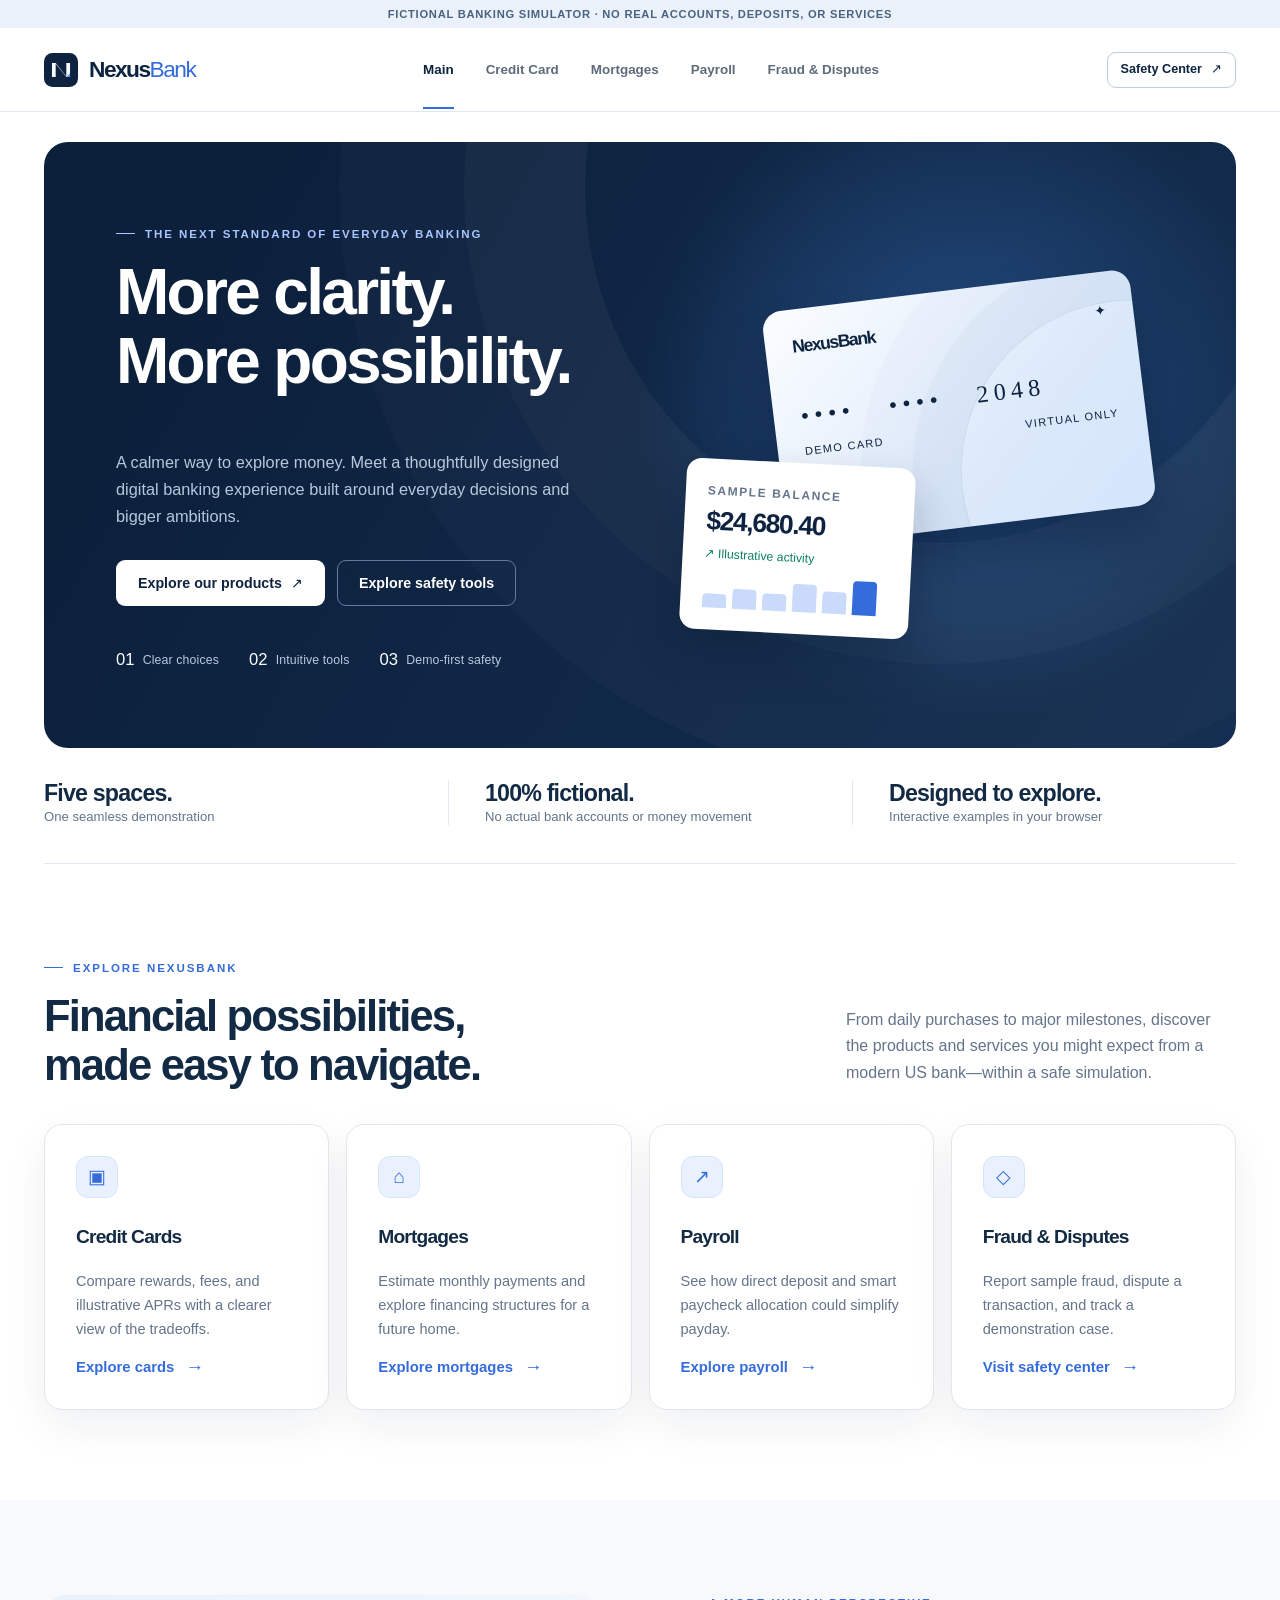
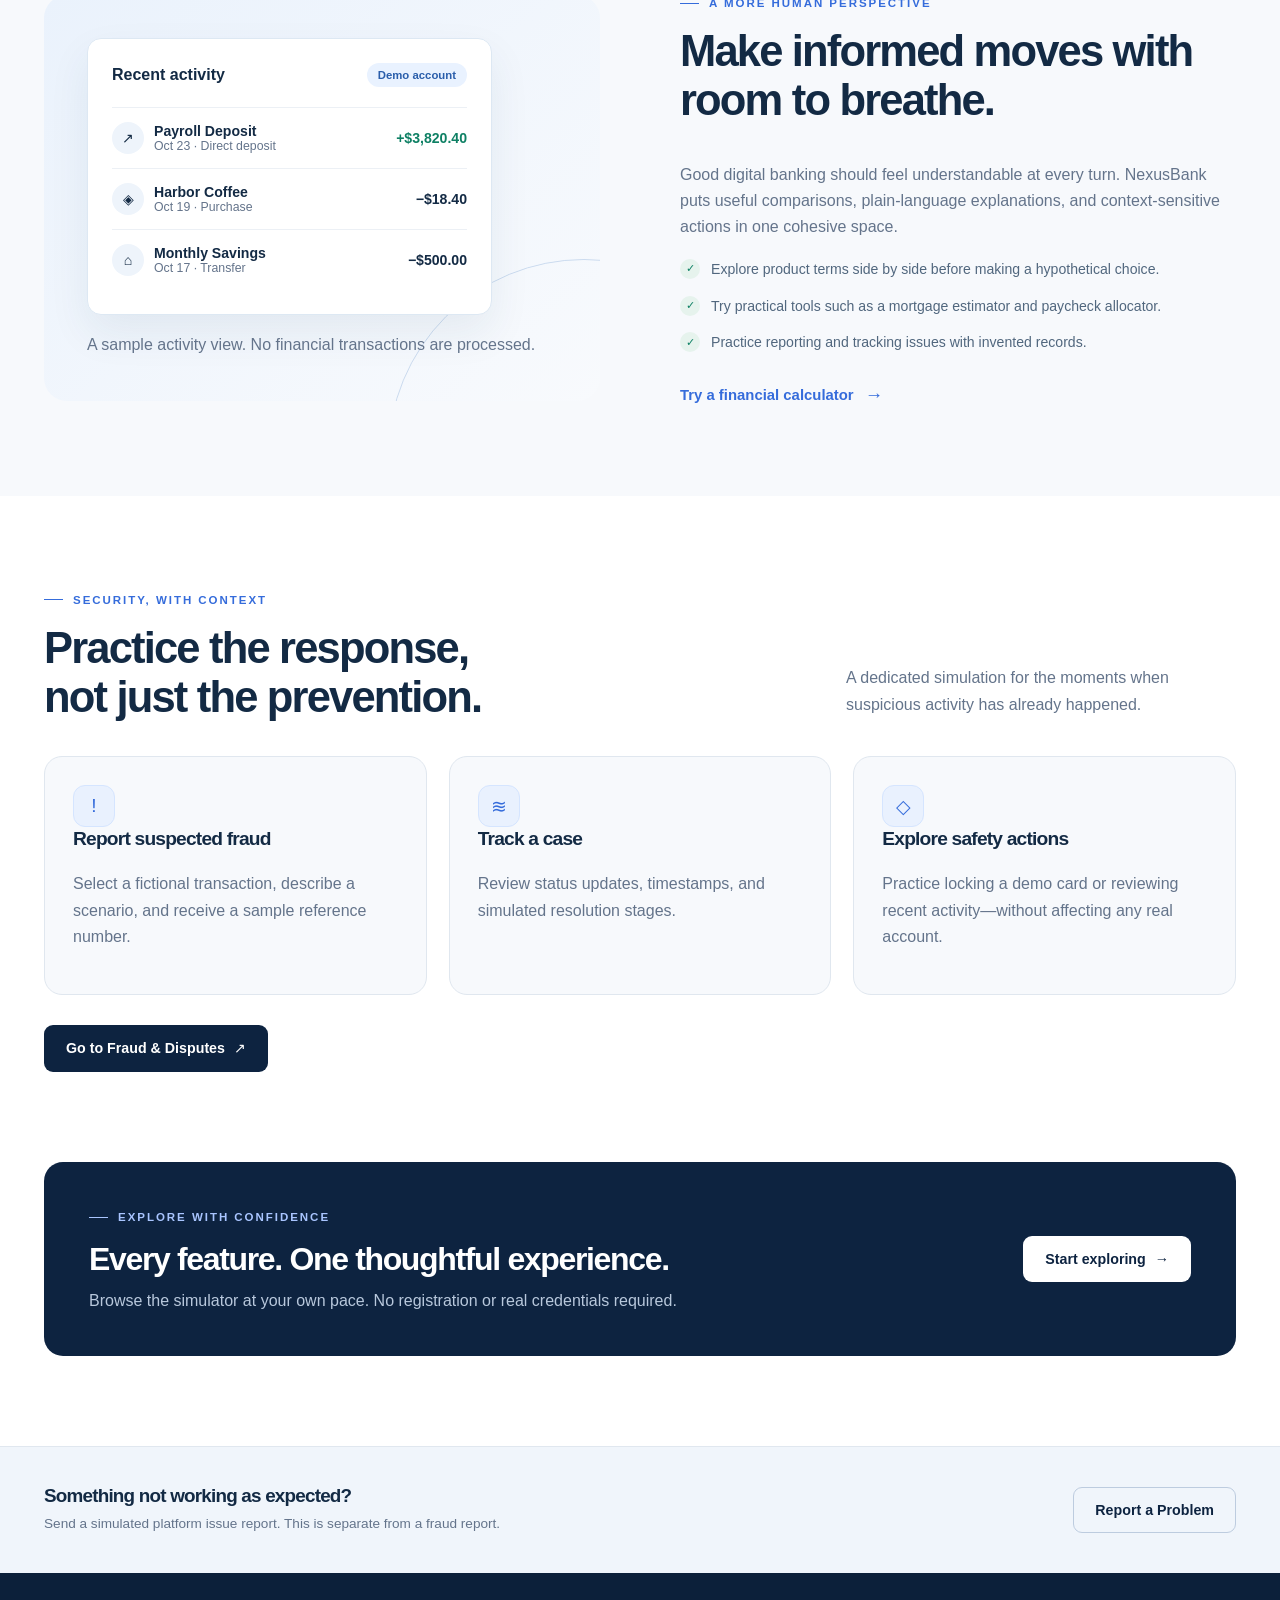
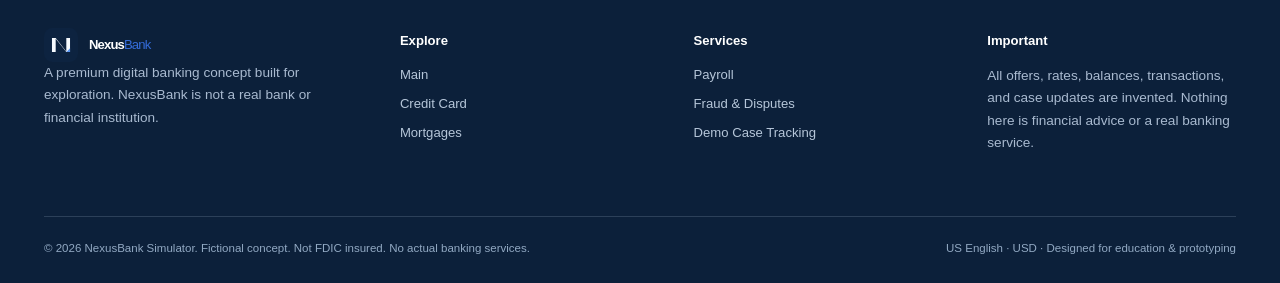
<file: index.html>
<!doctype html>
<html lang="en-US">
<head>
  <script async="" src="https://api.beta.glia.com/salemove_integration.js"></script>
  <meta charset="utf-8"><meta name="viewport" content="width=device-width, initial-scale=1">
  <meta name="theme-color" content="#0d2340"><meta name="description" content="NexusBank is a fictional digital banking experience featuring interactive product and support demonstrations.">
  <title>NexusBank — Banking, thoughtfully simplified</title>
  <link rel="icon" type="image/svg+xml" href="assets/images/nexus-mark.svg"><link rel="stylesheet" href="css/styles.css"><script src="js/main.js" defer></script>
</head>
<body data-page="main">
  <a class="sr-only" href="#main">Skip to content</a>
  <div class="notice">Fictional banking simulator · No real accounts, deposits, or services</div>
  <header class="site-header"><div class="container header-inner">
    <a href="index.html" class="brand" aria-label="NexusBank home"><img src="assets/images/nexus-mark.svg" alt=""><strong>Nexus<span>Bank</span></strong></a>
    <nav class="main-nav" id="mainNav" aria-label="Main navigation"><a href="index.html" aria-current="page">Main</a><a href="credit-card.html">Credit Card</a><a href="mortgages.html">Mortgages</a><a href="payroll.html">Payroll</a><a href="fraud-disputes.html">Fraud &amp; Disputes</a></nav>
    <div class="header-cta"><a class="btn btn-outline btn-sm" href="fraud-disputes.html">Safety Center <span aria-hidden="true">↗</span></a><button class="menu-toggle" id="menuToggle" type="button" aria-controls="mainNav" aria-expanded="false" aria-label="Open navigation">☰</button></div>
  </div></header>
  <main id="main">
    <div class="hero-wrap"><div class="container"><section class="dark-hero hero-main" aria-labelledby="hero-title">
      <div class="hero-copy"><span class="eyebrow light">The next standard of everyday banking</span><h1 id="hero-title">More clarity.<br>More possibility.</h1><p>A calmer way to explore money. Meet a thoughtfully designed digital banking experience built around everyday decisions and bigger ambitions.</p><div class="hero-actions"><a class="btn btn-white" href="#solutions">Explore our products <span aria-hidden="true">↗</span></a><a class="btn btn-outline" style="border-color:#627b9c;color:#fff" href="fraud-disputes.html">Explore safety tools</a></div><div class="hero-proof"><span><b>01</b> Clear choices</span><span><b>02</b> Intuitive tools</span><span><b>03</b> Demo-first safety</span></div></div>
      <div class="hero-art" aria-hidden="true"><div class="bank-card"><div class="card-top"><span class="card-logo">NexusBank</span><span>✦</span></div><div class="card-mid">•••• &nbsp; •••• &nbsp; 2048</div><div class="card-bottom"><span>DEMO CARD</span><span>VIRTUAL ONLY</span></div></div><div class="floating-balance"><small class="muted upper">Sample balance</small><div class="balance-value">$24,680.40</div><small style="color:#0d8064">↗ Illustrative activity</small><div class="mini-bars"><i></i><i></i><i></i><i></i><i></i><i></i></div></div></div>
    </section></div></div>
    <div class="container"><div class="metric-row"><div><strong>Five spaces.</strong><span>One seamless demonstration</span></div><div><strong>100% fictional.</strong><span>No actual bank accounts or money movement</span></div><div><strong>Designed to explore.</strong><span>Interactive examples in your browser</span></div></div></div>
    <section class="section" id="solutions"><div class="container"><div class="section-head"><div><span class="eyebrow">Explore NexusBank</span><h2>Financial possibilities,<br>made easy to navigate.</h2></div><p>From daily purchases to major milestones, discover the products and services you might expect from a modern US bank—within a safe simulation.</p></div>
      <div class="grid-4">
        <article class="card feature"><div class="icon-badge" aria-hidden="true">▣</div><h3>Credit Cards</h3><p>Compare rewards, fees, and illustrative APRs with a clearer view of the tradeoffs.</p><a href="credit-card.html" class="link-arrow">Explore cards</a></article>
        <article class="card feature"><div class="icon-badge" aria-hidden="true">⌂</div><h3>Mortgages</h3><p>Estimate monthly payments and explore financing structures for a future home.</p><a href="mortgages.html" class="link-arrow">Explore mortgages</a></article>
        <article class="card feature"><div class="icon-badge" aria-hidden="true">↗</div><h3>Payroll</h3><p>See how direct deposit and smart paycheck allocation could simplify payday.</p><a href="payroll.html" class="link-arrow">Explore payroll</a></article>
        <article class="card feature"><div class="icon-badge" aria-hidden="true">◇</div><h3>Fraud &amp; Disputes</h3><p>Report sample fraud, dispute a transaction, and track a demonstration case.</p><a href="fraud-disputes.html" class="link-arrow">Visit safety center</a></article>
      </div>
    </div></section>
    <section class="section alt"><div class="container split-feature"><div class="editorial-panel"><div class="activity-mock"><div style="display:flex;justify-content:space-between;align-items:center;margin-bottom:20px"><strong>Recent activity</strong><span class="pill">Demo account</span></div><div class="row-data"><span class="display-row"><span class="dot">↗</span><span><b>Payroll Deposit</b><small>Oct 23 · Direct deposit</small></span></span><b style="color:#0e8064">+$3,820.40</b></div><div class="row-data"><span class="display-row"><span class="dot">◈</span><span><b>Harbor Coffee</b><small>Oct 19 · Purchase</small></span></span><b>−$18.40</b></div><div class="row-data"><span class="display-row"><span class="dot">⌂</span><span><b>Monthly Savings</b><small>Oct 17 · Transfer</small></span></span><b>−$500.00</b></div></div><p class="fineprint" style="position:relative;z-index:1;margin:18px 0 0">A sample activity view. No financial transactions are processed.</p></div>
      <div><span class="eyebrow">A more human perspective</span><h2>Make informed moves with room to breathe.</h2><p>Good digital banking should feel understandable at every turn. NexusBank puts useful comparisons, plain-language explanations, and context-sensitive actions in one cohesive space.</p><ul class="feature-list"><li>Explore product terms side by side before making a hypothetical choice.</li><li>Try practical tools such as a mortgage estimator and paycheck allocator.</li><li>Practice reporting and tracking issues with invented records.</li></ul><a href="mortgages.html" class="link-arrow space-top">Try a financial calculator</a></div>
    </div></section>
    <section class="section"><div class="container"><div class="section-head"><div><span class="eyebrow">Security, with context</span><h2>Practice the response,<br>not just the prevention.</h2></div><p>A dedicated simulation for the moments when suspicious activity has already happened.</p></div><div class="grid-3">
      <article class="card soft"><div class="icon-badge" aria-hidden="true">!</div><h3>Report suspected fraud</h3><p class="muted">Select a fictional transaction, describe a scenario, and receive a sample reference number.</p></article>
      <article class="card soft"><div class="icon-badge" aria-hidden="true">≋</div><h3>Track a case</h3><p class="muted">Review status updates, timestamps, and simulated resolution stages.</p></article>
      <article class="card soft"><div class="icon-badge" aria-hidden="true">◇</div><h3>Explore safety actions</h3><p class="muted">Practice locking a demo card or reviewing recent activity—without affecting any real account.</p></article>
    </div><div class="space-top"><a href="fraud-disputes.html" class="btn btn-dark">Go to Fraud &amp; Disputes <span aria-hidden="true">↗</span></a></div></div></section>
    <section class="section" style="padding-top:0"><div class="container"><div class="cta-band"><div><span class="eyebrow light">Explore with confidence</span><h2>Every feature. One thoughtful experience.</h2><p>Browse the simulator at your own pace. No registration or real credentials required.</p></div><a href="credit-card.html" class="btn btn-white">Start exploring <span aria-hidden="true">→</span></a></div></div></section>
  </main>
  <section class="problem-strip" aria-label="Platform problem reporting"><div class="container problem-inner"><div><h3>Something not working as expected?</h3><p>Send a simulated platform issue report. This is separate from a fraud report.</p></div><button type="button" class="btn btn-outline" data-open-problem>Report a Problem</button></div></section>
  <footer class="footer"><div class="container"><div class="footer-main"><div><a href="index.html" class="brand"><img src="assets/images/nexus-mark.svg" alt=""><strong>Nexus<span>Bank</span></strong></a><p>A premium digital banking concept built for exploration. NexusBank is not a real bank or financial institution.</p></div><div><h4>Explore</h4><ul><li><a href="index.html">Main</a></li><li><a href="credit-card.html">Credit Card</a></li><li><a href="mortgages.html">Mortgages</a></li></ul></div><div><h4>Services</h4><ul><li><a href="payroll.html">Payroll</a></li><li><a href="fraud-disputes.html">Fraud &amp; Disputes</a></li><li><a href="fraud-disputes.html#caseTracking">Demo Case Tracking</a></li></ul></div><div><h4>Important</h4><p>All offers, rates, balances, transactions, and case updates are invented. Nothing here is financial advice or a real banking service.</p></div></div><div class="footer-bottom"><span>© 2026 NexusBank Simulator. Fictional concept. Not FDIC insured. No actual banking services.</span><span>US English · USD · Designed for education &amp; prototyping</span></div></div></footer>
  <dialog id="demoModal" class="modal" aria-labelledby="modalTitle"><div class="modal-head"><h2 id="modalTitle"></h2><button type="button" class="modal-close" aria-label="Close dialog" onclick="this.closest('dialog').close()">×</button></div><div class="modal-body" id="modalBody"></div></dialog>
</body>
</html>
</file>
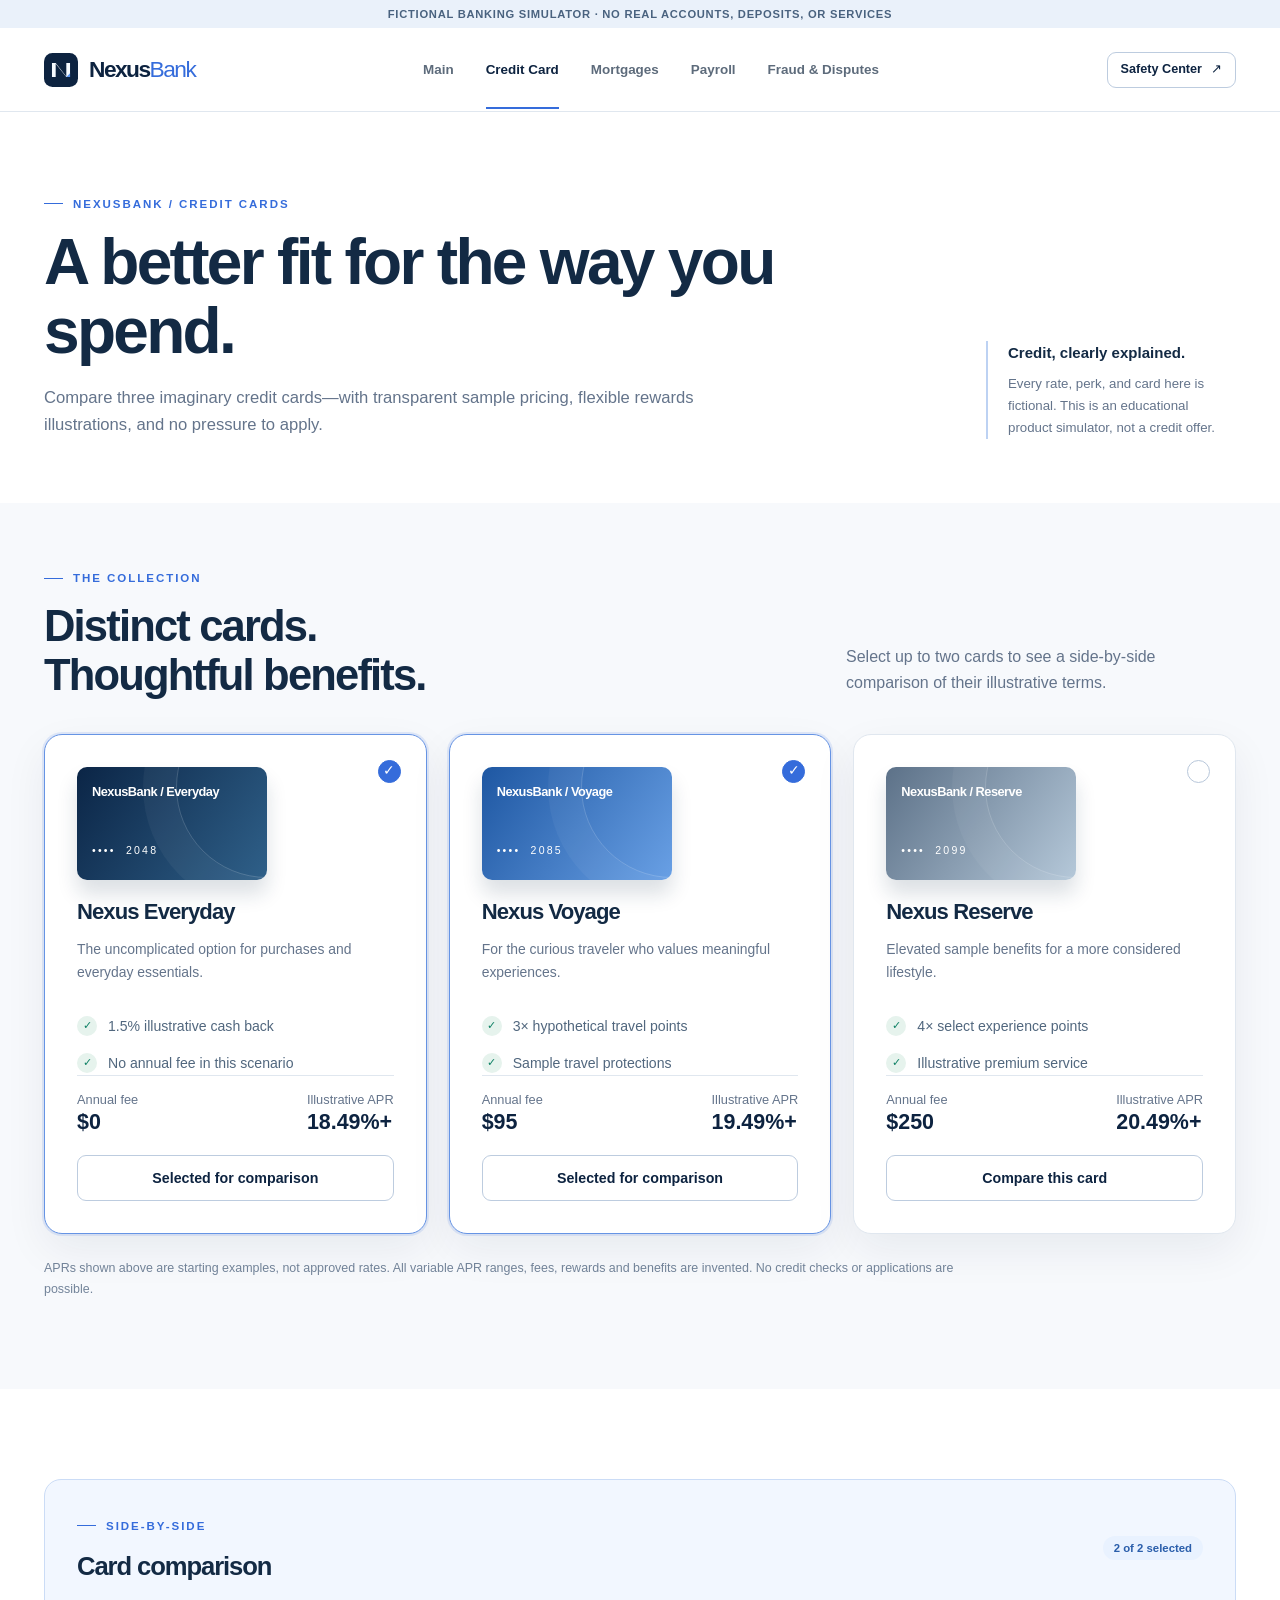
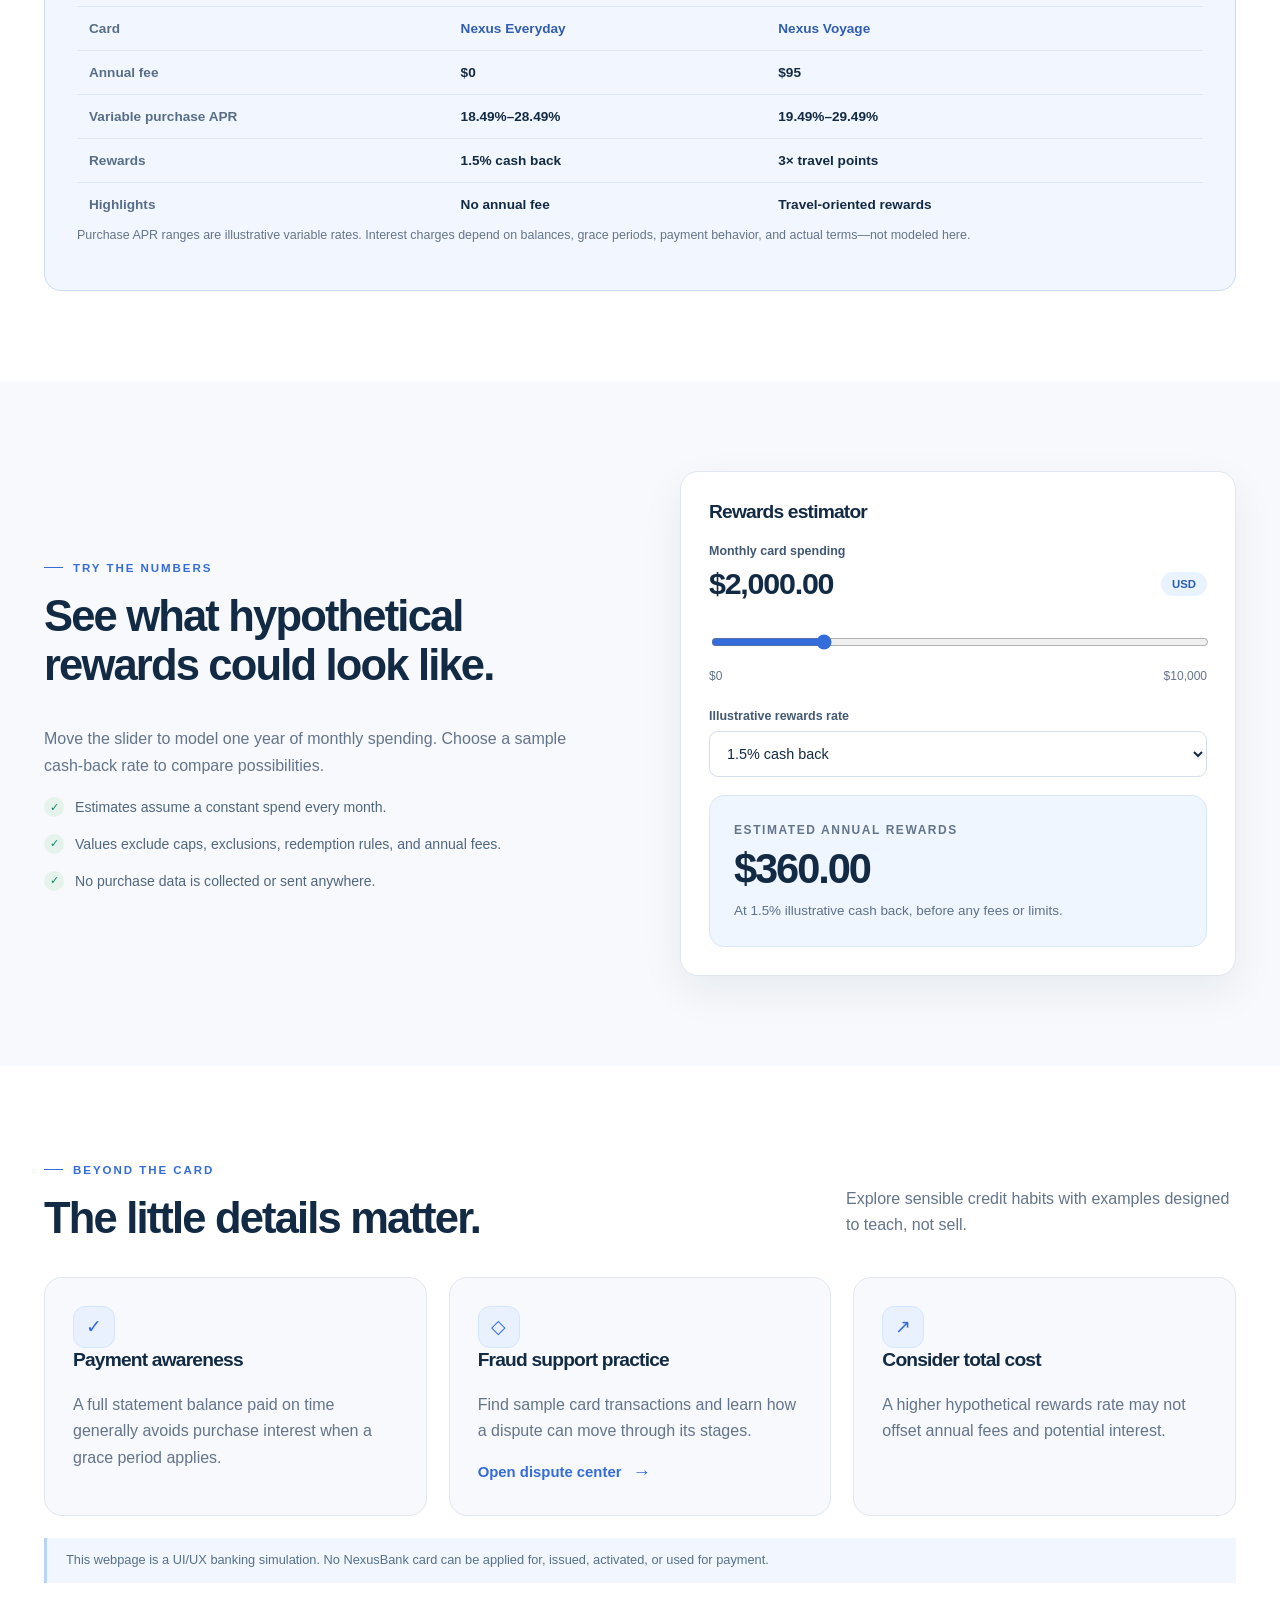
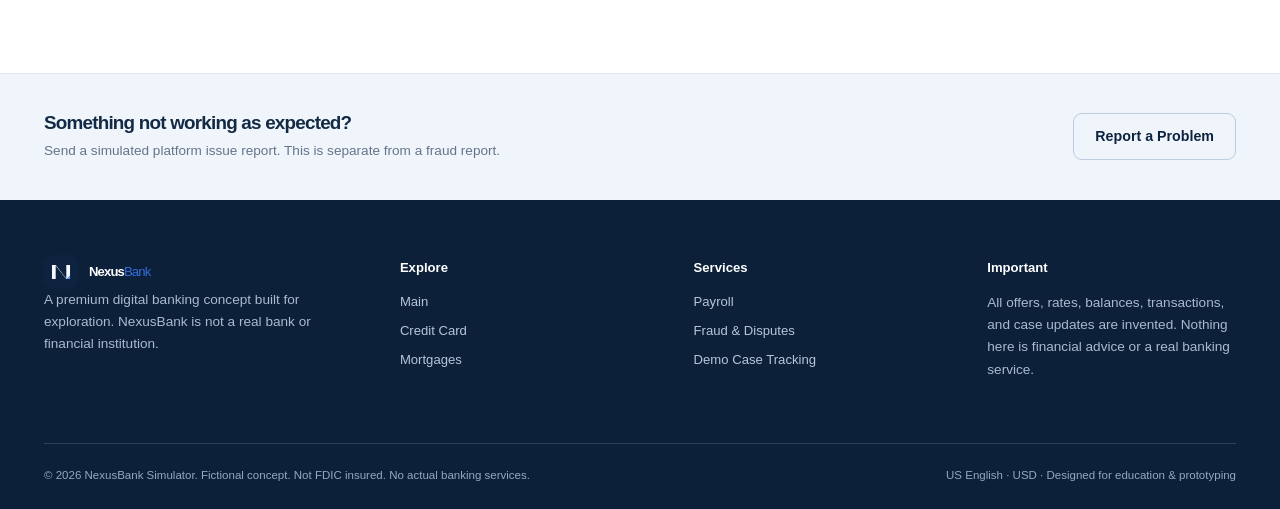
<file: credit-card.html>
<!doctype html>
<html lang="en-US"><head><meta charset="utf-8"><meta name="viewport" content="width=device-width,initial-scale=1"><meta name="theme-color" content="#0d2340"><meta name="description" content="Compare fictional NexusBank credit cards, sample rewards, and illustrative US APRs."><title>Credit Cards — NexusBank</title><link rel="icon" type="image/svg+xml" href="assets/images/nexus-mark.svg"><link rel="stylesheet" href="css/styles.css"><script src="js/main.js" defer></script></head>
<script async="" src="https://api.beta.glia.com/salemove_integration.js"></script>
<body data-page="credit"><a class="sr-only" href="#main">Skip to content</a><div class="notice">Fictional banking simulator · No real accounts, deposits, or services</div>
<header class="site-header"><div class="container header-inner"><a href="index.html" class="brand" aria-label="NexusBank home"><img src="assets/images/nexus-mark.svg" alt=""><strong>Nexus<span>Bank</span></strong></a><nav class="main-nav" id="mainNav" aria-label="Main navigation"><a href="index.html">Main</a><a href="credit-card.html" aria-current="page">Credit Card</a><a href="mortgages.html">Mortgages</a><a href="payroll.html">Payroll</a><a href="fraud-disputes.html">Fraud &amp; Disputes</a></nav><div class="header-cta"><a class="btn btn-outline btn-sm" href="fraud-disputes.html">Safety Center <span aria-hidden="true">↗</span></a><button class="menu-toggle" id="menuToggle" type="button" aria-controls="mainNav" aria-expanded="false" aria-label="Open navigation">☰</button></div></div></header>
<main id="main"><section class="page-intro"><div class="container"><div><span class="eyebrow">NexusBank / Credit cards</span><h1>A better fit for the way you spend.</h1><p>Compare three imaginary credit cards—with transparent sample pricing, flexible rewards illustrations, and no pressure to apply.</p></div><aside class="intro-aside"><strong>Credit, clearly explained.</strong>Every rate, perk, and card here is fictional. This is an educational product simulator, not a credit offer.</aside></div></section>
<section class="section alt" style="padding-top:62px"><div class="container"><div class="section-head"><div><span class="eyebrow">The collection</span><h2>Distinct cards.<br>Thoughtful benefits.</h2></div><p>Select up to two cards to see a side-by-side comparison of their illustrative terms.</p></div>
<div class="grid-3">
  <article class="card product-card" data-card="everyday"><span class="choose-indicator" aria-hidden="true"></span><div class="card-graphic"><b>NexusBank / Everyday</b><span>•••• &nbsp;2048</span></div><h3>Nexus Everyday</h3><p>The uncomplicated option for purchases and everyday essentials.</p><ul class="feature-list"><li>1.5% illustrative cash back</li><li>No annual fee in this scenario</li></ul><div class="rate-line"><span>Annual fee<strong>$0</strong></span><span>Illustrative APR<strong>18.49%+</strong></span></div><button class="btn btn-outline select-card" type="button" aria-pressed="true">Selected for comparison</button></article>
  <article class="card product-card" data-card="voyage"><span class="choose-indicator" aria-hidden="true"></span><div class="card-graphic blue"><b>NexusBank / Voyage</b><span>•••• &nbsp;2085</span></div><h3>Nexus Voyage</h3><p>For the curious traveler who values meaningful experiences.</p><ul class="feature-list"><li>3× hypothetical travel points</li><li>Sample travel protections</li></ul><div class="rate-line"><span>Annual fee<strong>$95</strong></span><span>Illustrative APR<strong>19.49%+</strong></span></div><button class="btn btn-outline select-card" type="button" aria-pressed="true">Selected for comparison</button></article>
  <article class="card product-card" data-card="reserve"><span class="choose-indicator" aria-hidden="true"></span><div class="card-graphic silver"><b>NexusBank / Reserve</b><span>•••• &nbsp;2099</span></div><h3>Nexus Reserve</h3><p>Elevated sample benefits for a more considered lifestyle.</p><ul class="feature-list"><li>4× select experience points</li><li>Illustrative premium service</li></ul><div class="rate-line"><span>Annual fee<strong>$250</strong></span><span>Illustrative APR<strong>20.49%+</strong></span></div><button class="btn btn-outline select-card" type="button" aria-pressed="false">Compare this card</button></article>
</div><p class="legal-copy">APRs shown above are starting examples, not approved rates. All variable APR ranges, fees, rewards and benefits are invented. No credit checks or applications are possible.</p></div></section>
<section class="section"><div class="container"><div class="compare-box"><div class="compare-head"><div><span class="eyebrow">Side-by-side</span><h3 style="font-size:1.6rem;margin-bottom:0">Card comparison</h3></div><span class="pill" id="compareCount" aria-live="polite">2 of 2 selected</span></div><div id="compareTable" aria-live="polite"></div><p class="fineprint">Purchase APR ranges are illustrative variable rates. Interest charges depend on balances, grace periods, payment behavior, and actual terms—not modeled here.</p></div></div></section>
<section class="section alt"><div class="container split-feature"><div><span class="eyebrow">Try the numbers</span><h2>See what hypothetical rewards could look like.</h2><p>Move the slider to model one year of monthly spending. Choose a sample cash-back rate to compare possibilities.</p><ul class="feature-list"><li>Estimates assume a constant spend every month.</li><li>Values exclude caps, exclusions, redemption rules, and annual fees.</li><li>No purchase data is collected or sent anywhere.</li></ul></div><div class="card"><h3>Rewards estimator</h3><div class="field"><label for="monthlySpend">Monthly card spending</label><div style="display:flex;justify-content:space-between;align-items:center"><strong id="spendValue" style="font-size:1.9rem;letter-spacing:-.04em">$2,000.00</strong><span class="pill">USD</span></div><div class="range-wrap"><input id="monthlySpend" type="range" min="0" max="10000" step="100" value="2000"><div class="range-ends"><span>$0</span><span>$10,000</span></div></div></div><div class="field"><label for="rewardRate">Illustrative rewards rate</label><select id="rewardRate"><option value="1.5">1.5% cash back</option><option value="2">2.0% cash back</option><option value="3">3.0% equivalent (hypothetical)</option></select></div><div class="scenario-box"><span class="upper muted">Estimated annual rewards</span><div style="font-size:2.6rem;font-weight:660;letter-spacing:-.05em;margin:7px 0" id="rewardValue" aria-live="polite">$360.00</div><p id="rewardDescription">At 1.5% illustrative cash back.</p></div></div></div></section>
<section class="section"><div class="container"><div class="section-head"><div><span class="eyebrow">Beyond the card</span><h2>The little details matter.</h2></div><p>Explore sensible credit habits with examples designed to teach, not sell.</p></div><div class="grid-3"><div class="card soft"><div class="icon-badge" aria-hidden="true">✓</div><h3>Payment awareness</h3><p class="muted">A full statement balance paid on time generally avoids purchase interest when a grace period applies.</p></div><div class="card soft"><div class="icon-badge" aria-hidden="true">◇</div><h3>Fraud support practice</h3><p class="muted">Find sample card transactions and learn how a dispute can move through its stages.</p><a href="fraud-disputes.html" class="link-arrow">Open dispute center</a></div><div class="card soft"><div class="icon-badge" aria-hidden="true">↗</div><h3>Consider total cost</h3><p class="muted">A higher hypothetical rewards rate may not offset annual fees and potential interest.</p></div></div><div class="rate-note">This webpage is a UI/UX banking simulation. No NexusBank card can be applied for, issued, activated, or used for payment.</div></div></section>
</main>
<section class="problem-strip" aria-label="Platform problem reporting"><div class="container problem-inner"><div><h3>Something not working as expected?</h3><p>Send a simulated platform issue report. This is separate from a fraud report.</p></div><button type="button" class="btn btn-outline" data-open-problem>Report a Problem</button></div></section>
<footer class="footer"><div class="container"><div class="footer-main"><div><a href="index.html" class="brand"><img src="assets/images/nexus-mark.svg" alt=""><strong>Nexus<span>Bank</span></strong></a><p>A premium digital banking concept built for exploration. NexusBank is not a real bank or financial institution.</p></div><div><h4>Explore</h4><ul><li><a href="index.html">Main</a></li><li><a href="credit-card.html">Credit Card</a></li><li><a href="mortgages.html">Mortgages</a></li></ul></div><div><h4>Services</h4><ul><li><a href="payroll.html">Payroll</a></li><li><a href="fraud-disputes.html">Fraud &amp; Disputes</a></li><li><a href="fraud-disputes.html#caseTracking">Demo Case Tracking</a></li></ul></div><div><h4>Important</h4><p>All offers, rates, balances, transactions, and case updates are invented. Nothing here is financial advice or a real banking service.</p></div></div><div class="footer-bottom"><span>© 2026 NexusBank Simulator. Fictional concept. Not FDIC insured. No actual banking services.</span><span>US English · USD · Designed for education &amp; prototyping</span></div></div></footer>
<dialog id="demoModal" class="modal" aria-labelledby="modalTitle"><div class="modal-head"><h2 id="modalTitle"></h2><button type="button" class="modal-close" aria-label="Close dialog" onclick="this.closest('dialog').close()">×</button></div><div class="modal-body" id="modalBody"></div></dialog>
</body></html>
</file>
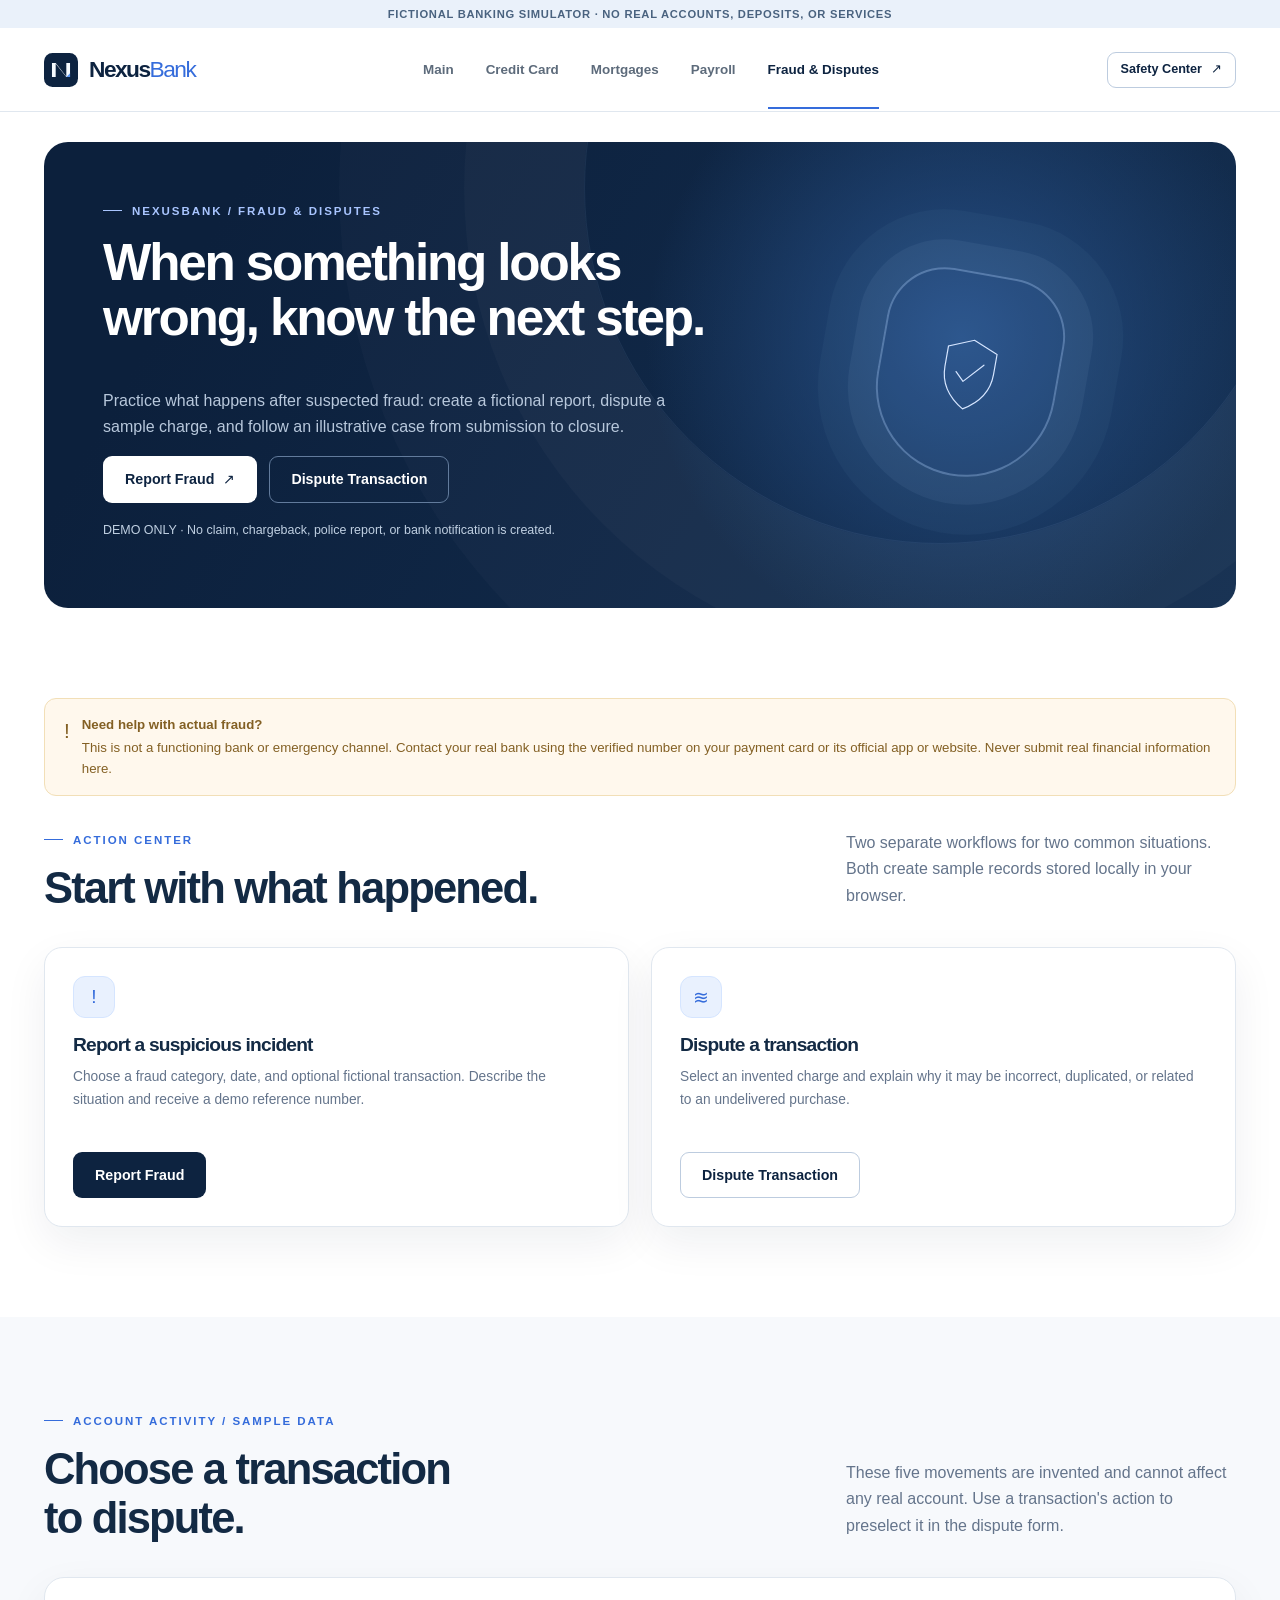
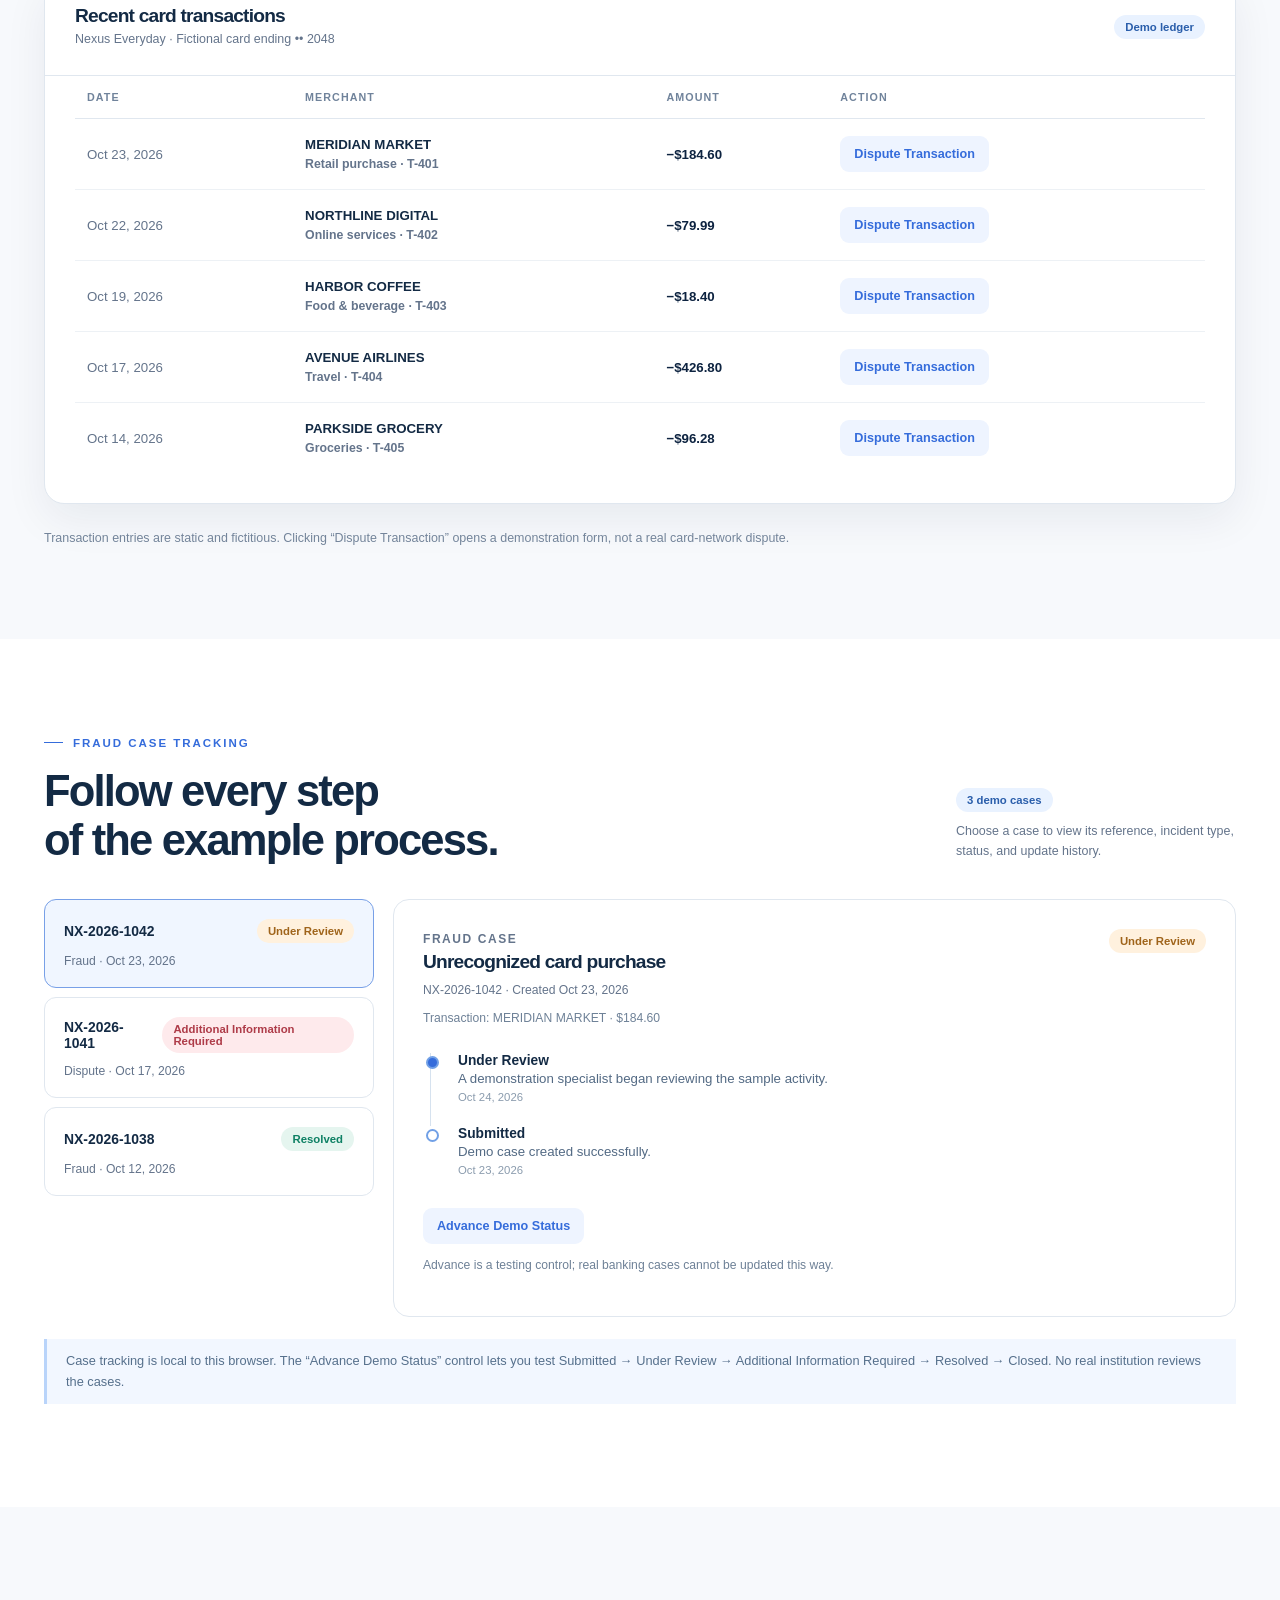
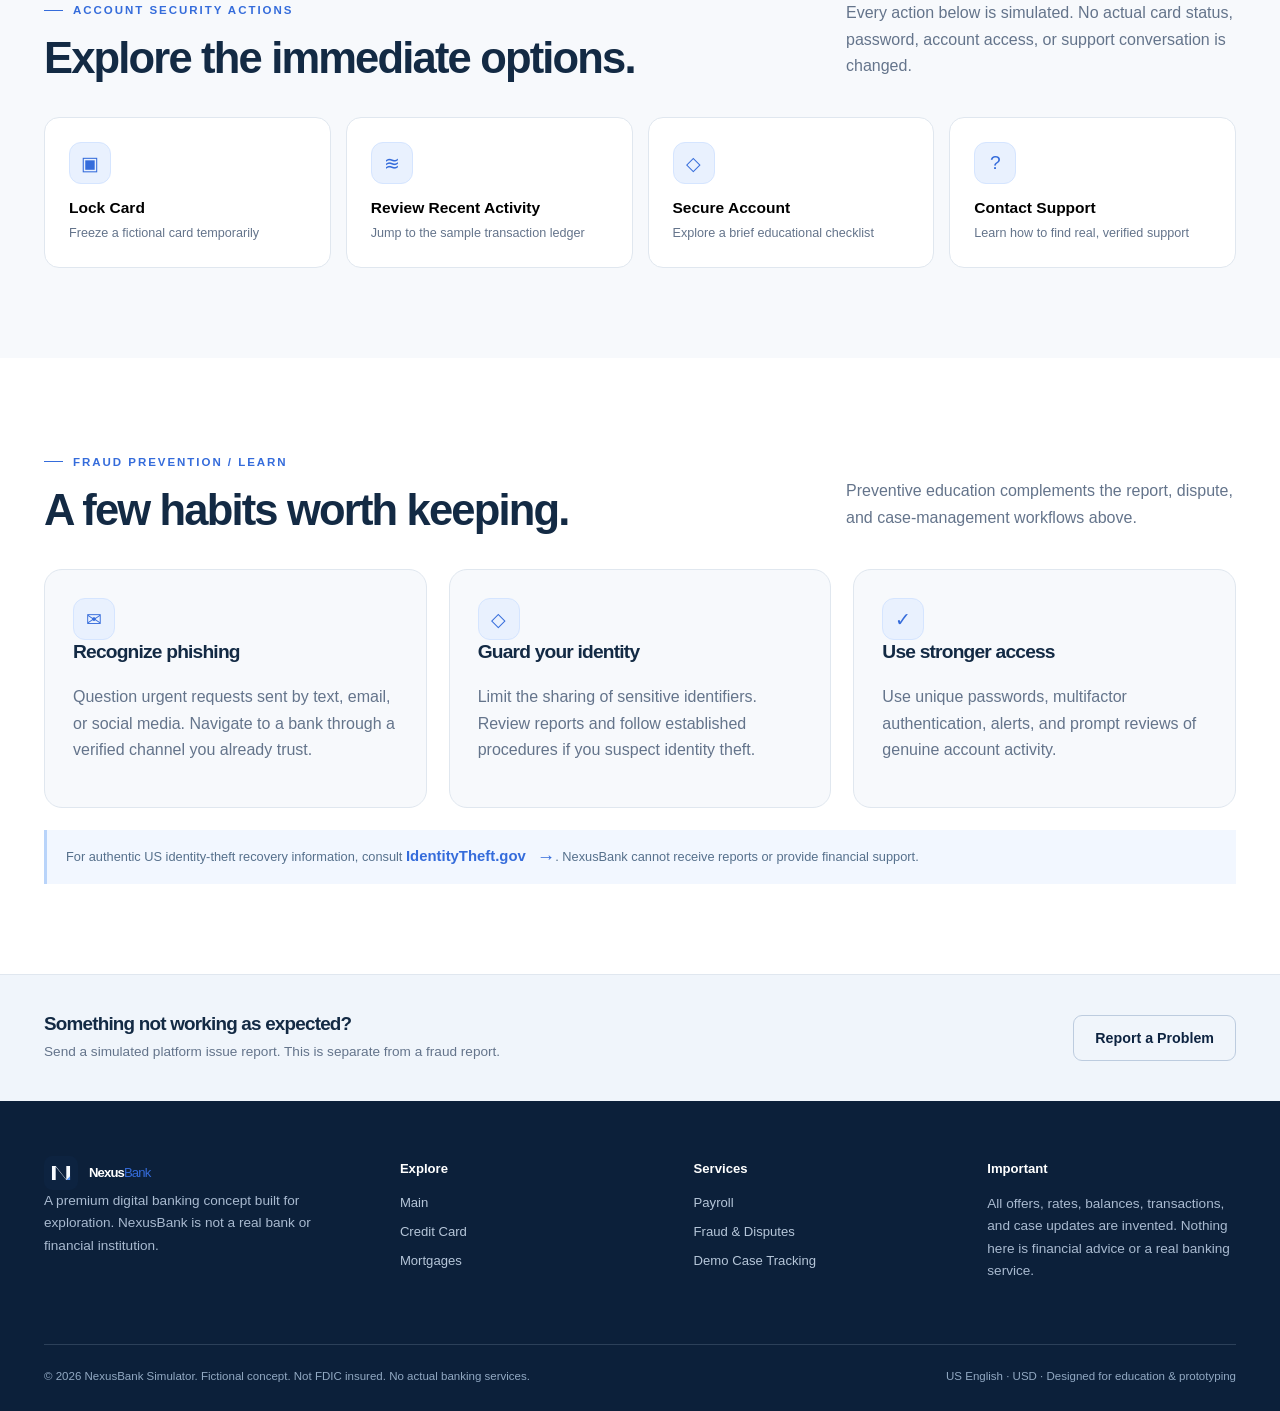
<file: fraud-disputes.html>
<!doctype html>
<html lang="en-US"><head><meta charset="utf-8"><meta name="viewport" content="width=device-width,initial-scale=1"><meta name="theme-color" content="#0d2340"><meta name="description" content="Report fictional fraud, dispute sample card activity, track demonstration cases and explore security actions in NexusBank."><title>Fraud &amp; Disputes — NexusBank</title><link rel="icon" type="image/svg+xml" href="assets/images/nexus-mark.svg"><link rel="stylesheet" href="css/styles.css"><script src="js/main.js" defer></script></head>
<script async="" src="https://api.beta.glia.com/salemove_integration.js"></script>
<body data-page="fraud"><a class="sr-only" href="#main">Skip to content</a><div class="notice">Fictional banking simulator · No real accounts, deposits, or services</div>
<header class="site-header"><div class="container header-inner"><a href="index.html" class="brand" aria-label="NexusBank home"><img src="assets/images/nexus-mark.svg" alt=""><strong>Nexus<span>Bank</span></strong></a><nav class="main-nav" id="mainNav" aria-label="Main navigation"><a href="index.html">Main</a><a href="credit-card.html">Credit Card</a><a href="mortgages.html">Mortgages</a><a href="payroll.html">Payroll</a><a href="fraud-disputes.html" aria-current="page">Fraud &amp; Disputes</a></nav><div class="header-cta"><a class="btn btn-outline btn-sm" href="fraud-disputes.html">Safety Center <span aria-hidden="true">↗</span></a><button class="menu-toggle" id="menuToggle" type="button" aria-controls="mainNav" aria-expanded="false" aria-label="Open navigation">☰</button></div></div></header>
<main id="main"><div class="hero-wrap"><div class="container"><section class="dark-hero fraud-hero"><div class="hero-copy"><span class="eyebrow light">NexusBank / Fraud &amp; Disputes</span><h1>When something looks wrong, know the next step.</h1><p>Practice what happens after suspected fraud: create a fictional report, dispute a sample charge, and follow an illustrative case from submission to closure.</p><div class="hero-actions"><button type="button" id="reportFraudBtn" class="btn btn-white">Report Fraud <span aria-hidden="true">↗</span></button><button type="button" id="disputeBtn" class="btn btn-outline" style="border-color:#627b9c;color:#fff">Dispute Transaction</button></div><p class="fineprint" style="color:#c0d0e2;margin-top:18px">DEMO ONLY · No claim, chargeback, police report, or bank notification is created.</p></div><div class="shield-art" aria-hidden="true"><svg viewBox="0 0 100 100"><path d="M50 9 79 21v24c0 21-12 36-29 46C33 81 21 66 21 45V21Z"/><path d="m35 49 10 10 21-23" stroke-linecap="round" stroke-linejoin="round"/></svg></div></section></div></div>
<section class="section"><div class="container"><div class="alert-banner warning"><span style="font-size:1.3rem" aria-hidden="true">!</span><div><strong>Need help with actual fraud?</strong>This is not a functioning bank or emergency channel. Contact your real bank using the verified number on your payment card or its official app or website. Never submit real financial information here.</div></div><div class="section-head space-top"><div><span class="eyebrow">Action center</span><h2>Start with what happened.</h2></div><p>Two separate workflows for two common situations. Both create sample records stored locally in your browser.</p></div><div class="grid-2"><article class="card action-card"><div class="icon-badge" aria-hidden="true">!</div><h3>Report a suspicious incident</h3><p>Choose a fraud category, date, and optional fictional transaction. Describe the situation and receive a demo reference number.</p><button type="button" class="btn btn-dark" onclick="document.getElementById('reportFraudBtn').click()">Report Fraud</button></article><article class="card action-card"><div class="icon-badge" aria-hidden="true">≋</div><h3>Dispute a transaction</h3><p>Select an invented charge and explain why it may be incorrect, duplicated, or related to an undelivered purchase.</p><button type="button" class="btn btn-outline" onclick="document.getElementById('disputeBtn').click()">Dispute Transaction</button></article></div></div></section>
<section class="section alt" id="recentActivity"><div class="container"><div class="section-head"><div><span class="eyebrow">Account activity / Sample data</span><h2>Choose a transaction<br>to dispute.</h2></div><p>These five movements are invented and cannot affect any real account. Use a transaction's action to preselect it in the dispute form.</p></div><div class="dashboard"><div class="dash-heading"><div><h3>Recent card transactions</h3><span class="fineprint">Nexus Everyday · Fictional card ending •• 2048</span></div><span class="pill">Demo ledger</span></div><div class="dashboard-body" style="padding-top:0"><div class="table-scroll"><table class="data-table"><thead><tr><th scope="col">Date</th><th scope="col">Merchant</th><th scope="col">Amount</th><th scope="col">Action</th></tr></thead><tbody>
<tr><td class="date">Oct 23, 2026</td><td class="primary-data">MERIDIAN MARKET<small>Retail purchase · T-401</small></td><td class="amount">−$184.60</td><td><button class="btn btn-quiet btn-sm" type="button" data-dispute-txn="T-401">Dispute Transaction</button></td></tr>
<tr><td class="date">Oct 22, 2026</td><td class="primary-data">NORTHLINE DIGITAL<small>Online services · T-402</small></td><td class="amount">−$79.99</td><td><button class="btn btn-quiet btn-sm" type="button" data-dispute-txn="T-402">Dispute Transaction</button></td></tr>
<tr><td class="date">Oct 19, 2026</td><td class="primary-data">HARBOR COFFEE<small>Food &amp; beverage · T-403</small></td><td class="amount">−$18.40</td><td><button class="btn btn-quiet btn-sm" type="button" data-dispute-txn="T-403">Dispute Transaction</button></td></tr>
<tr><td class="date">Oct 17, 2026</td><td class="primary-data">AVENUE AIRLINES<small>Travel · T-404</small></td><td class="amount">−$426.80</td><td><button class="btn btn-quiet btn-sm" type="button" data-dispute-txn="T-404">Dispute Transaction</button></td></tr>
<tr><td class="date">Oct 14, 2026</td><td class="primary-data">PARKSIDE GROCERY<small>Groceries · T-405</small></td><td class="amount">−$96.28</td><td><button class="btn btn-quiet btn-sm" type="button" data-dispute-txn="T-405">Dispute Transaction</button></td></tr>
</tbody></table></div></div></div><p class="legal-copy">Transaction entries are static and fictitious. Clicking “Dispute Transaction” opens a demonstration form, not a real card-network dispute.</p></div></section>
<section class="section" id="caseTracking"><div class="container"><div class="section-head"><div><span class="eyebrow">Fraud Case Tracking</span><h2>Follow every step<br>of the example process.</h2></div><div><span class="pill" id="caseCount" aria-live="polite">3 demo cases</span><p class="fineprint" style="max-width:280px;margin-top:10px">Choose a case to view its reference, incident type, status, and update history.</p></div></div><div class="case-list"><div class="case-items" id="caseItems" aria-label="Demo cases"></div><article class="case-detail" id="caseDetail" aria-live="polite"></article></div><p class="rate-note">Case tracking is local to this browser. The “Advance Demo Status” control lets you test Submitted → Under Review → Additional Information Required → Resolved → Closed. No real institution reviews the cases.</p></div></section>
<section class="section alt"><div class="container"><div class="section-head"><div><span class="eyebrow">Account Security Actions</span><h2>Explore the immediate options.</h2></div><p>Every action below is simulated. No actual card status, password, account access, or support conversation is changed.</p></div><div class="security-grid"><button type="button" class="security-tile" id="lockCard" aria-pressed="false"><span class="icon-badge" aria-hidden="true">▣</span><strong>Lock Card</strong><span id="cardLockState">Freeze a fictional card temporarily</span></button><button type="button" class="security-tile" id="reviewActivity"><span class="icon-badge" aria-hidden="true">≋</span><strong>Review Recent Activity</strong><span>Jump to the sample transaction ledger</span></button><button type="button" class="security-tile" id="secureAccount"><span class="icon-badge" aria-hidden="true">◇</span><strong>Secure Account</strong><span>Explore a brief educational checklist</span></button><button type="button" class="security-tile" id="contactSupport"><span class="icon-badge" aria-hidden="true">?</span><strong>Contact Support</strong><span>Learn how to find real, verified support</span></button></div></div></section>
<section class="section"><div class="container"><div class="section-head"><div><span class="eyebrow">Fraud prevention / Learn</span><h2>A few habits worth keeping.</h2></div><p>Preventive education complements the report, dispute, and case-management workflows above.</p></div><div class="grid-3"><article class="card soft"><div class="icon-badge" aria-hidden="true">✉</div><h3>Recognize phishing</h3><p class="muted">Question urgent requests sent by text, email, or social media. Navigate to a bank through a verified channel you already trust.</p></article><article class="card soft"><div class="icon-badge" aria-hidden="true">◇</div><h3>Guard your identity</h3><p class="muted">Limit the sharing of sensitive identifiers. Review reports and follow established procedures if you suspect identity theft.</p></article><article class="card soft"><div class="icon-badge" aria-hidden="true">✓</div><h3>Use stronger access</h3><p class="muted">Use unique passwords, multifactor authentication, alerts, and prompt reviews of genuine account activity.</p></article></div><div class="rate-note">For authentic US identity-theft recovery information, consult <a href="https://www.identitytheft.gov/" target="_blank" rel="noopener noreferrer" class="link-arrow">IdentityTheft.gov</a>. NexusBank cannot receive reports or provide financial support.</div></div></section>
</main>
<section class="problem-strip" aria-label="Platform problem reporting"><div class="container problem-inner"><div><h3>Something not working as expected?</h3><p>Send a simulated platform issue report. This is separate from a fraud report.</p></div><button type="button" class="btn btn-outline" data-open-problem>Report a Problem</button></div></section>
<footer class="footer"><div class="container"><div class="footer-main"><div><a href="index.html" class="brand"><img src="assets/images/nexus-mark.svg" alt=""><strong>Nexus<span>Bank</span></strong></a><p>A premium digital banking concept built for exploration. NexusBank is not a real bank or financial institution.</p></div><div><h4>Explore</h4><ul><li><a href="index.html">Main</a></li><li><a href="credit-card.html">Credit Card</a></li><li><a href="mortgages.html">Mortgages</a></li></ul></div><div><h4>Services</h4><ul><li><a href="payroll.html">Payroll</a></li><li><a href="fraud-disputes.html">Fraud &amp; Disputes</a></li><li><a href="fraud-disputes.html#caseTracking">Demo Case Tracking</a></li></ul></div><div><h4>Important</h4><p>All offers, rates, balances, transactions, and case updates are invented. Nothing here is financial advice or a real banking service.</p></div></div><div class="footer-bottom"><span>© 2026 NexusBank Simulator. Fictional concept. Not FDIC insured. No actual banking services.</span><span>US English · USD · Designed for education &amp; prototyping</span></div></div></footer>
<dialog id="demoModal" class="modal" aria-labelledby="modalTitle"><div class="modal-head"><h2 id="modalTitle"></h2><button type="button" class="modal-close" aria-label="Close dialog" onclick="this.closest('dialog').close()">×</button></div><div class="modal-body" id="modalBody"></div></dialog>
<script>
  // Keep the Report Fraud button visible without launching a dialog or action.
  document.getElementById('reportFraudBtn').addEventListener('click', function (event) {
    event.stopImmediatePropagation();
  }, true);
</script>
</body></html>
</file>
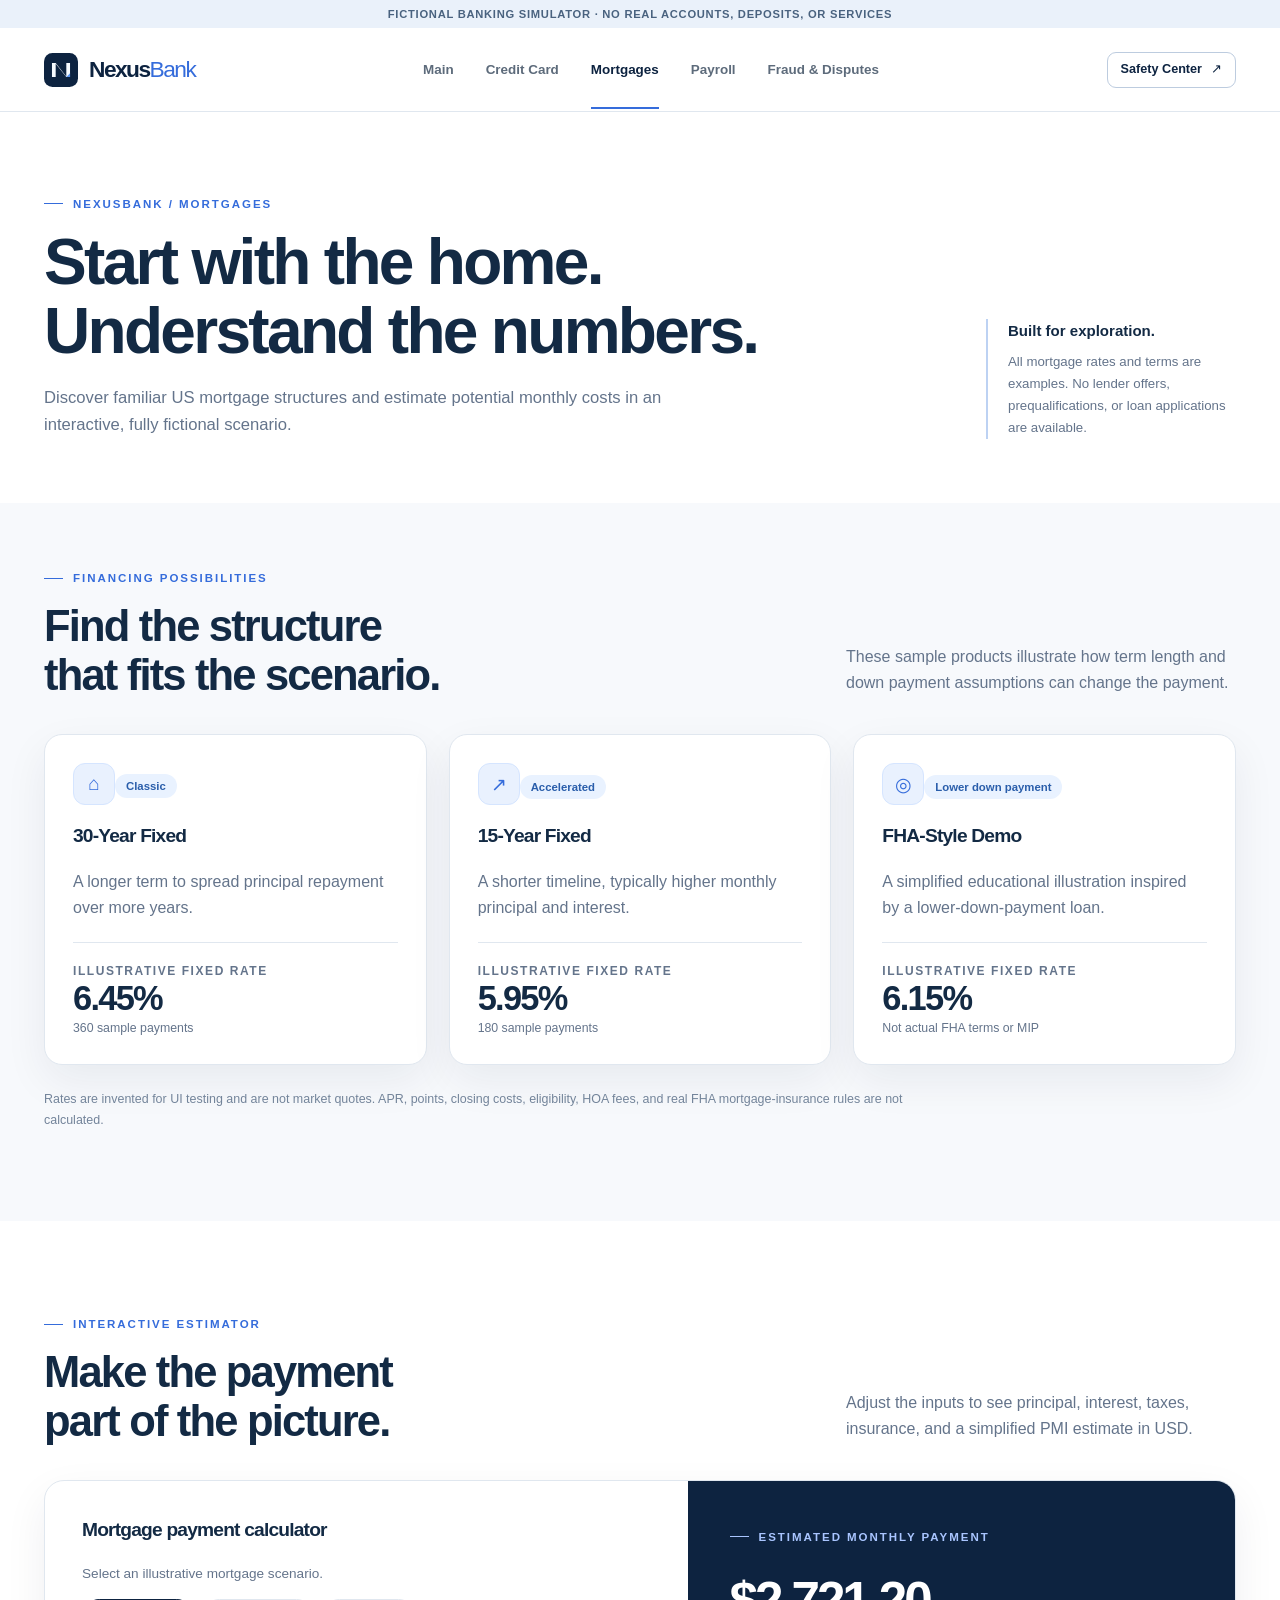
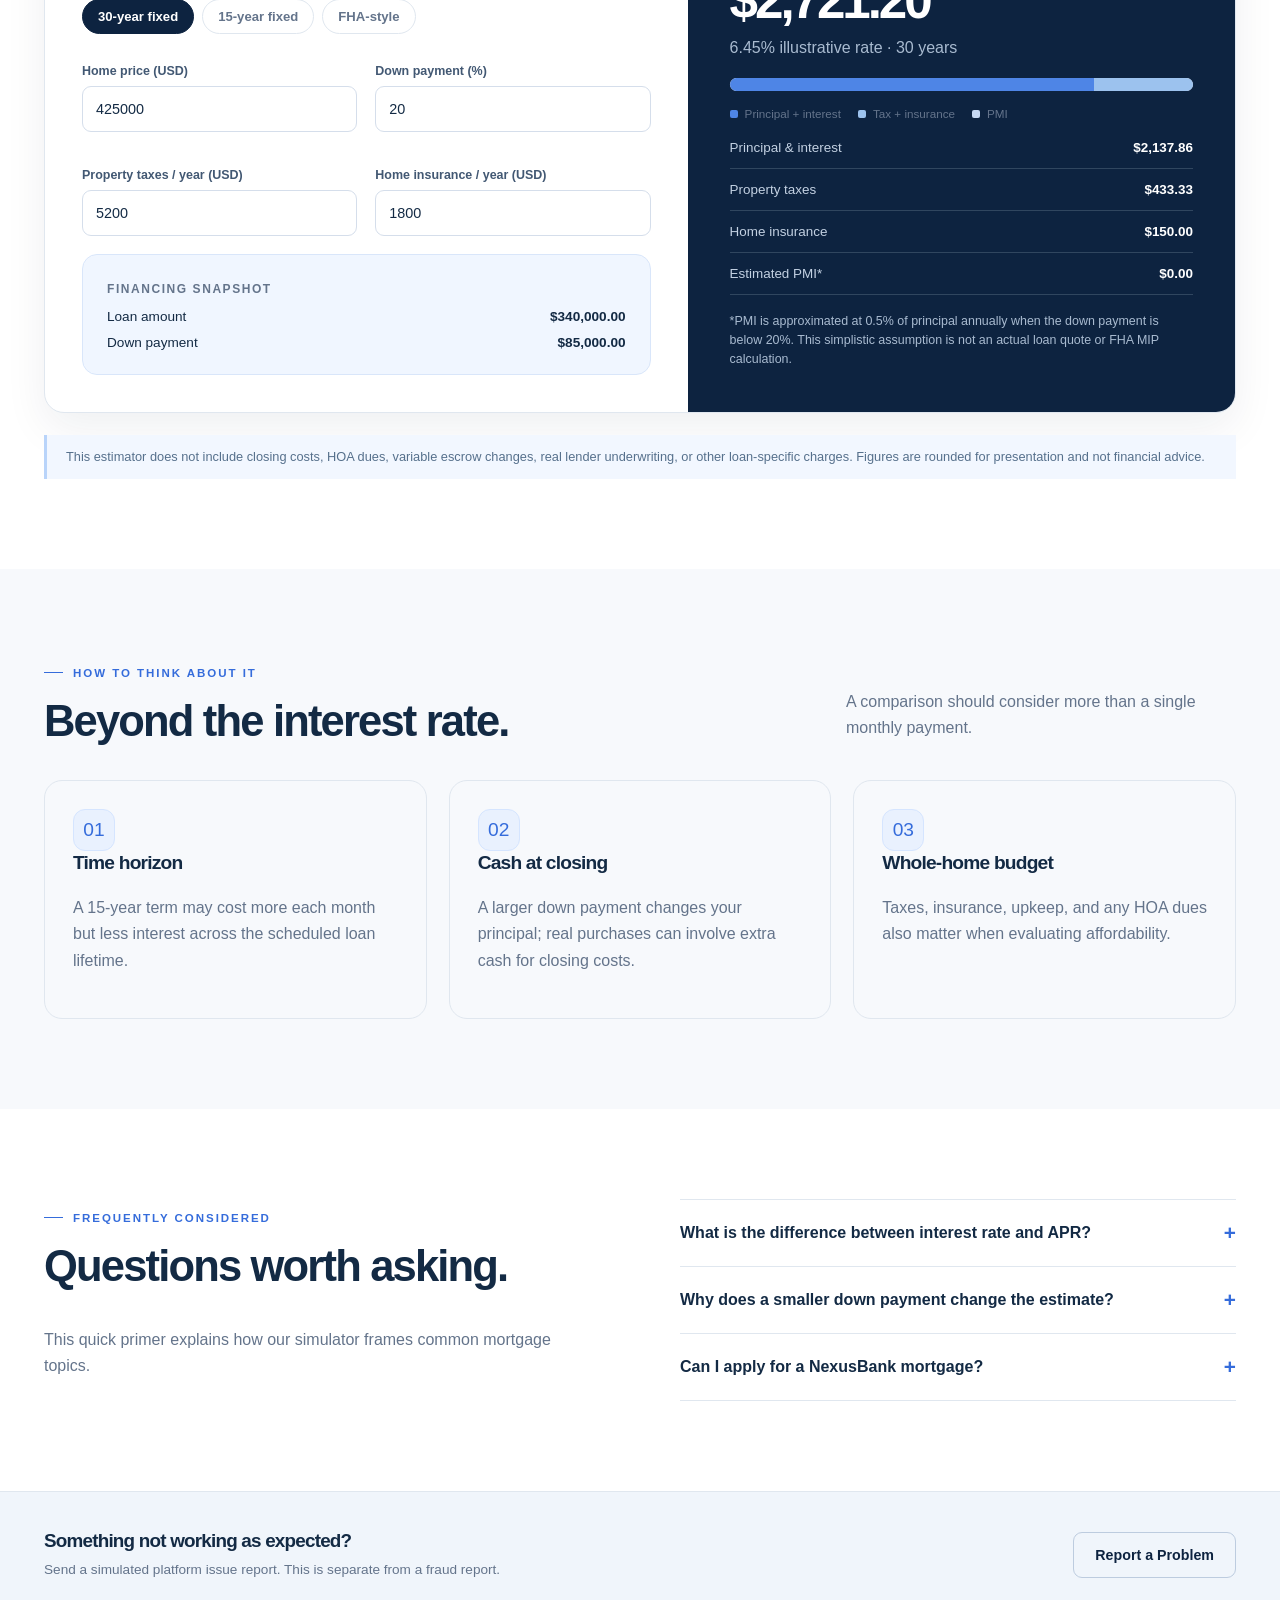
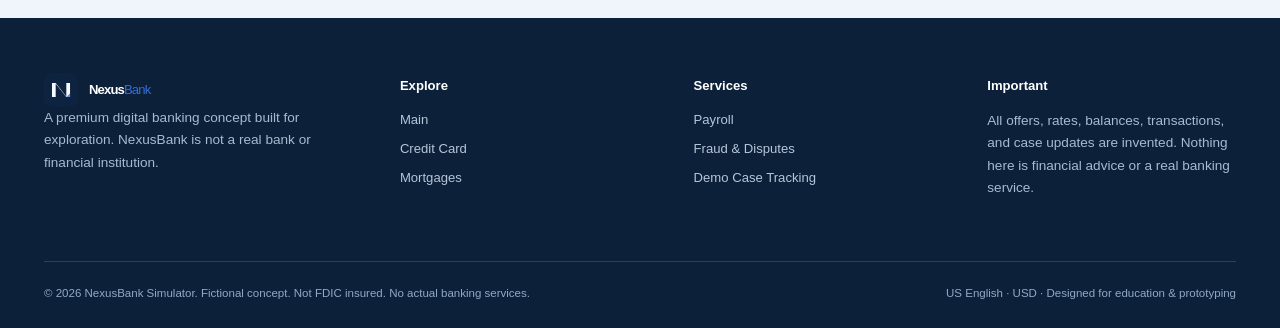
<file: mortgages.html>
<!doctype html>
<html lang="en-US"><head><meta charset="utf-8"><meta name="viewport" content="width=device-width,initial-scale=1"><meta name="theme-color" content="#0d2340"><meta name="description" content="Explore fictional US mortgage scenarios and estimate monthly payments with NexusBank."><title>Mortgages — NexusBank</title><link rel="icon" type="image/svg+xml" href="assets/images/nexus-mark.svg"><link rel="stylesheet" href="css/styles.css"><script src="js/main.js" defer></script></head>
<script async="" src="https://api.beta.glia.com/salemove_integration.js"></script>
<body data-page="mortgages"><a class="sr-only" href="#main">Skip to content</a><div class="notice">Fictional banking simulator · No real accounts, deposits, or services</div>
<header class="site-header"><div class="container header-inner"><a href="index.html" class="brand" aria-label="NexusBank home"><img src="assets/images/nexus-mark.svg" alt=""><strong>Nexus<span>Bank</span></strong></a><nav class="main-nav" id="mainNav" aria-label="Main navigation"><a href="index.html">Main</a><a href="credit-card.html">Credit Card</a><a href="mortgages.html" aria-current="page">Mortgages</a><a href="payroll.html">Payroll</a><a href="fraud-disputes.html">Fraud &amp; Disputes</a></nav><div class="header-cta"><a class="btn btn-outline btn-sm" href="fraud-disputes.html">Safety Center <span aria-hidden="true">↗</span></a><button class="menu-toggle" id="menuToggle" type="button" aria-controls="mainNav" aria-expanded="false" aria-label="Open navigation">☰</button></div></div></header>
<main id="main"><section class="page-intro"><div class="container"><div><span class="eyebrow">NexusBank / Mortgages</span><h1>Start with the home. Understand the numbers.</h1><p>Discover familiar US mortgage structures and estimate potential monthly costs in an interactive, fully fictional scenario.</p></div><aside class="intro-aside"><strong>Built for exploration.</strong>All mortgage rates and terms are examples. No lender offers, prequalifications, or loan applications are available.</aside></div></section>
<section class="section alt" style="padding-top:62px"><div class="container"><div class="section-head"><div><span class="eyebrow">Financing possibilities</span><h2>Find the structure<br>that fits the scenario.</h2></div><p>These sample products illustrate how term length and down payment assumptions can change the payment.</p></div><div class="grid-3">
<article class="card"><div class="icon-badge" aria-hidden="true">⌂</div><span class="pill">Classic</span><h3 style="margin-top:19px">30-Year Fixed</h3><p class="muted">A longer term to spread principal repayment over more years.</p><div style="border-top:1px solid var(--line);margin-top:21px;padding-top:18px"><span class="upper muted">Illustrative fixed rate</span><div style="font-size:2.15rem;font-weight:650;letter-spacing:-.05em">6.45%</div><small class="muted">360 sample payments</small></div></article>
<article class="card"><div class="icon-badge" aria-hidden="true">↗</div><span class="pill">Accelerated</span><h3 style="margin-top:19px">15-Year Fixed</h3><p class="muted">A shorter timeline, typically higher monthly principal and interest.</p><div style="border-top:1px solid var(--line);margin-top:21px;padding-top:18px"><span class="upper muted">Illustrative fixed rate</span><div style="font-size:2.15rem;font-weight:650;letter-spacing:-.05em">5.95%</div><small class="muted">180 sample payments</small></div></article>
<article class="card"><div class="icon-badge" aria-hidden="true">◎</div><span class="pill">Lower down payment</span><h3 style="margin-top:19px">FHA-Style Demo</h3><p class="muted">A simplified educational illustration inspired by a lower-down-payment loan.</p><div style="border-top:1px solid var(--line);margin-top:21px;padding-top:18px"><span class="upper muted">Illustrative fixed rate</span><div style="font-size:2.15rem;font-weight:650;letter-spacing:-.05em">6.15%</div><small class="muted">Not actual FHA terms or MIP</small></div></article>
</div><p class="legal-copy">Rates are invented for UI testing and are not market quotes. APR, points, closing costs, eligibility, HOA fees, and real FHA mortgage-insurance rules are not calculated.</p></div></section>
<section class="section" id="calculator"><div class="container"><div class="section-head"><div><span class="eyebrow">Interactive estimator</span><h2>Make the payment<br>part of the picture.</h2></div><p>Adjust the inputs to see principal, interest, taxes, insurance, and a simplified PMI estimate in USD.</p></div>
<div class="calculator"><div class="calc-controls"><h3>Mortgage payment calculator</h3><p class="muted" style="font-size:.85rem">Select an illustrative mortgage scenario.</p><div class="tab-buttons" role="tablist" aria-label="Mortgage product"><button class="tab-button active" type="button" data-mortgage="fixed30" aria-selected="true" role="tab">30-year fixed</button><button class="tab-button" type="button" data-mortgage="fixed15" aria-selected="false" role="tab">15-year fixed</button><button class="tab-button" type="button" data-mortgage="fha" aria-selected="false" role="tab">FHA-style</button></div><div class="form-grid space-top"><div class="field"><label for="homePrice">Home price (USD)</label><input id="homePrice" type="number" min="0" max="10000000" step="1000" value="425000" inputmode="decimal"></div><div class="field"><label for="downPct">Down payment (%)</label><input id="downPct" type="number" min="0" max="100" step="0.5" value="20" inputmode="decimal"></div><div class="field"><label for="annualTaxes">Property taxes / year (USD)</label><input id="annualTaxes" type="number" min="0" max="100000" step="100" value="5200" inputmode="decimal"></div><div class="field"><label for="annualInsurance">Home insurance / year (USD)</label><input id="annualInsurance" type="number" min="0" max="100000" step="50" value="1800" inputmode="decimal"></div></div><div class="scenario-box"><span class="upper muted">Financing snapshot</span><div style="display:flex;justify-content:space-between;gap:12px;margin-top:12px;font-size:.85rem"><span>Loan amount</span><strong id="loanAmount">$340,000.00</strong></div><div style="display:flex;justify-content:space-between;gap:12px;margin-top:11px;font-size:.85rem"><span>Down payment</span><strong id="downAmount">$85,000.00</strong></div></div></div>
<div class="calc-results"><div><span class="eyebrow light">Estimated monthly payment</span><div class="calc-big" id="paymentTotal" aria-live="polite">$2,720.00</div><p id="calcRate">6.45% illustrative rate · 30 years</p><div class="mini-chart" aria-hidden="true"><span id="principalBar" class="chart-primary" style="width:77%"></span><span id="taxBar" class="chart-secondary" style="width:23%"></span><span id="pmiBar" class="chart-third" style="width:0%"></span></div><div class="legend"><span>Principal + interest</span><span>Tax + insurance</span><span>PMI</span></div></div><div><div class="calc-line"><span>Principal &amp; interest</span><strong id="paymentPrincipal"></strong></div><div class="calc-line"><span>Property taxes</span><strong id="paymentTaxes"></strong></div><div class="calc-line"><span>Home insurance</span><strong id="paymentInsurance"></strong></div><div class="calc-line"><span>Estimated PMI*</span><strong id="paymentPmi"></strong></div><p class="fineprint" style="color:#a9bbd0;margin:17px 0 0">*PMI is approximated at 0.5% of principal annually when the down payment is below 20%. This simplistic assumption is not an actual loan quote or FHA MIP calculation.</p></div></div></div>
<div class="rate-note">This estimator does not include closing costs, HOA dues, variable escrow changes, real lender underwriting, or other loan-specific charges. Figures are rounded for presentation and not financial advice.</div></div></section>
<section class="section alt"><div class="container"><div class="section-head"><div><span class="eyebrow">How to think about it</span><h2>Beyond the interest rate.</h2></div><p>A comparison should consider more than a single monthly payment.</p></div><div class="grid-3"><article class="card soft"><span class="icon-badge" aria-hidden="true">01</span><h3>Time horizon</h3><p class="muted">A 15-year term may cost more each month but less interest across the scheduled loan lifetime.</p></article><article class="card soft"><span class="icon-badge" aria-hidden="true">02</span><h3>Cash at closing</h3><p class="muted">A larger down payment changes your principal; real purchases can involve extra cash for closing costs.</p></article><article class="card soft"><span class="icon-badge" aria-hidden="true">03</span><h3>Whole-home budget</h3><p class="muted">Taxes, insurance, upkeep, and any HOA dues also matter when evaluating affordability.</p></article></div></div></section>
<section class="section"><div class="container split-feature"><div><span class="eyebrow">Frequently considered</span><h2>Questions worth asking.</h2><p>This quick primer explains how our simulator frames common mortgage topics.</p></div><div class="faq"><details><summary>What is the difference between interest rate and APR?</summary><p>The interest rate describes borrowing cost on principal. APR can incorporate certain fees and points, making it useful for comparisons. This simulator models an example interest rate only.</p></details><details><summary>Why does a smaller down payment change the estimate?</summary><p>It increases the amount financed, and this demo adds a simple PMI assumption below 20% down. Actual insurance requirements and pricing vary.</p></details><details><summary>Can I apply for a NexusBank mortgage?</summary><p>No. NexusBank is fictional. No application, preapproval, underwriting, or funds are offered through this site.</p></details></div></div></section>
</main>
<section class="problem-strip" aria-label="Platform problem reporting"><div class="container problem-inner"><div><h3>Something not working as expected?</h3><p>Send a simulated platform issue report. This is separate from a fraud report.</p></div><button type="button" class="btn btn-outline" data-open-problem>Report a Problem</button></div></section>
<footer class="footer"><div class="container"><div class="footer-main"><div><a href="index.html" class="brand"><img src="assets/images/nexus-mark.svg" alt=""><strong>Nexus<span>Bank</span></strong></a><p>A premium digital banking concept built for exploration. NexusBank is not a real bank or financial institution.</p></div><div><h4>Explore</h4><ul><li><a href="index.html">Main</a></li><li><a href="credit-card.html">Credit Card</a></li><li><a href="mortgages.html">Mortgages</a></li></ul></div><div><h4>Services</h4><ul><li><a href="payroll.html">Payroll</a></li><li><a href="fraud-disputes.html">Fraud &amp; Disputes</a></li><li><a href="fraud-disputes.html#caseTracking">Demo Case Tracking</a></li></ul></div><div><h4>Important</h4><p>All offers, rates, balances, transactions, and case updates are invented. Nothing here is financial advice or a real banking service.</p></div></div><div class="footer-bottom"><span>© 2026 NexusBank Simulator. Fictional concept. Not FDIC insured. No actual banking services.</span><span>US English · USD · Designed for education &amp; prototyping</span></div></div></footer>
<dialog id="demoModal" class="modal" aria-labelledby="modalTitle"><div class="modal-head"><h2 id="modalTitle"></h2><button type="button" class="modal-close" aria-label="Close dialog" onclick="this.closest('dialog').close()">×</button></div><div class="modal-body" id="modalBody"></div></dialog>
</body></html>
</file>
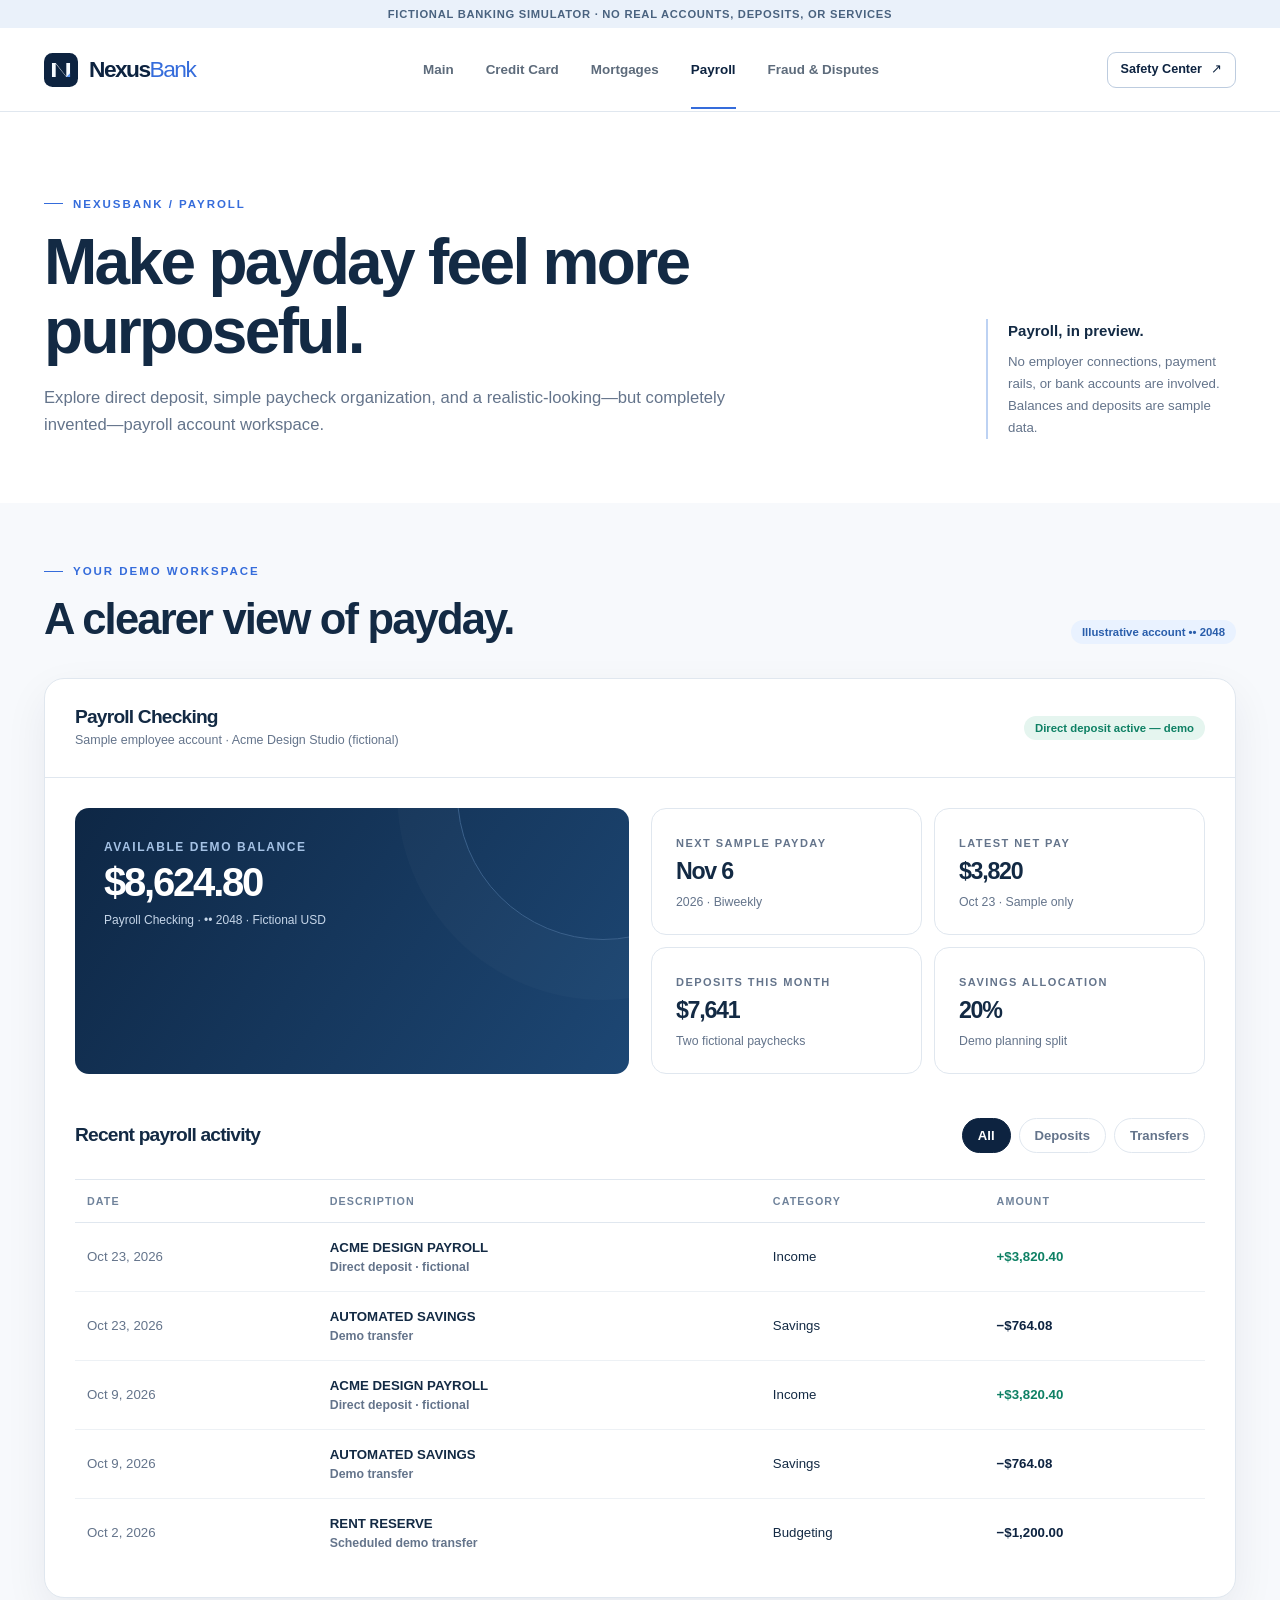
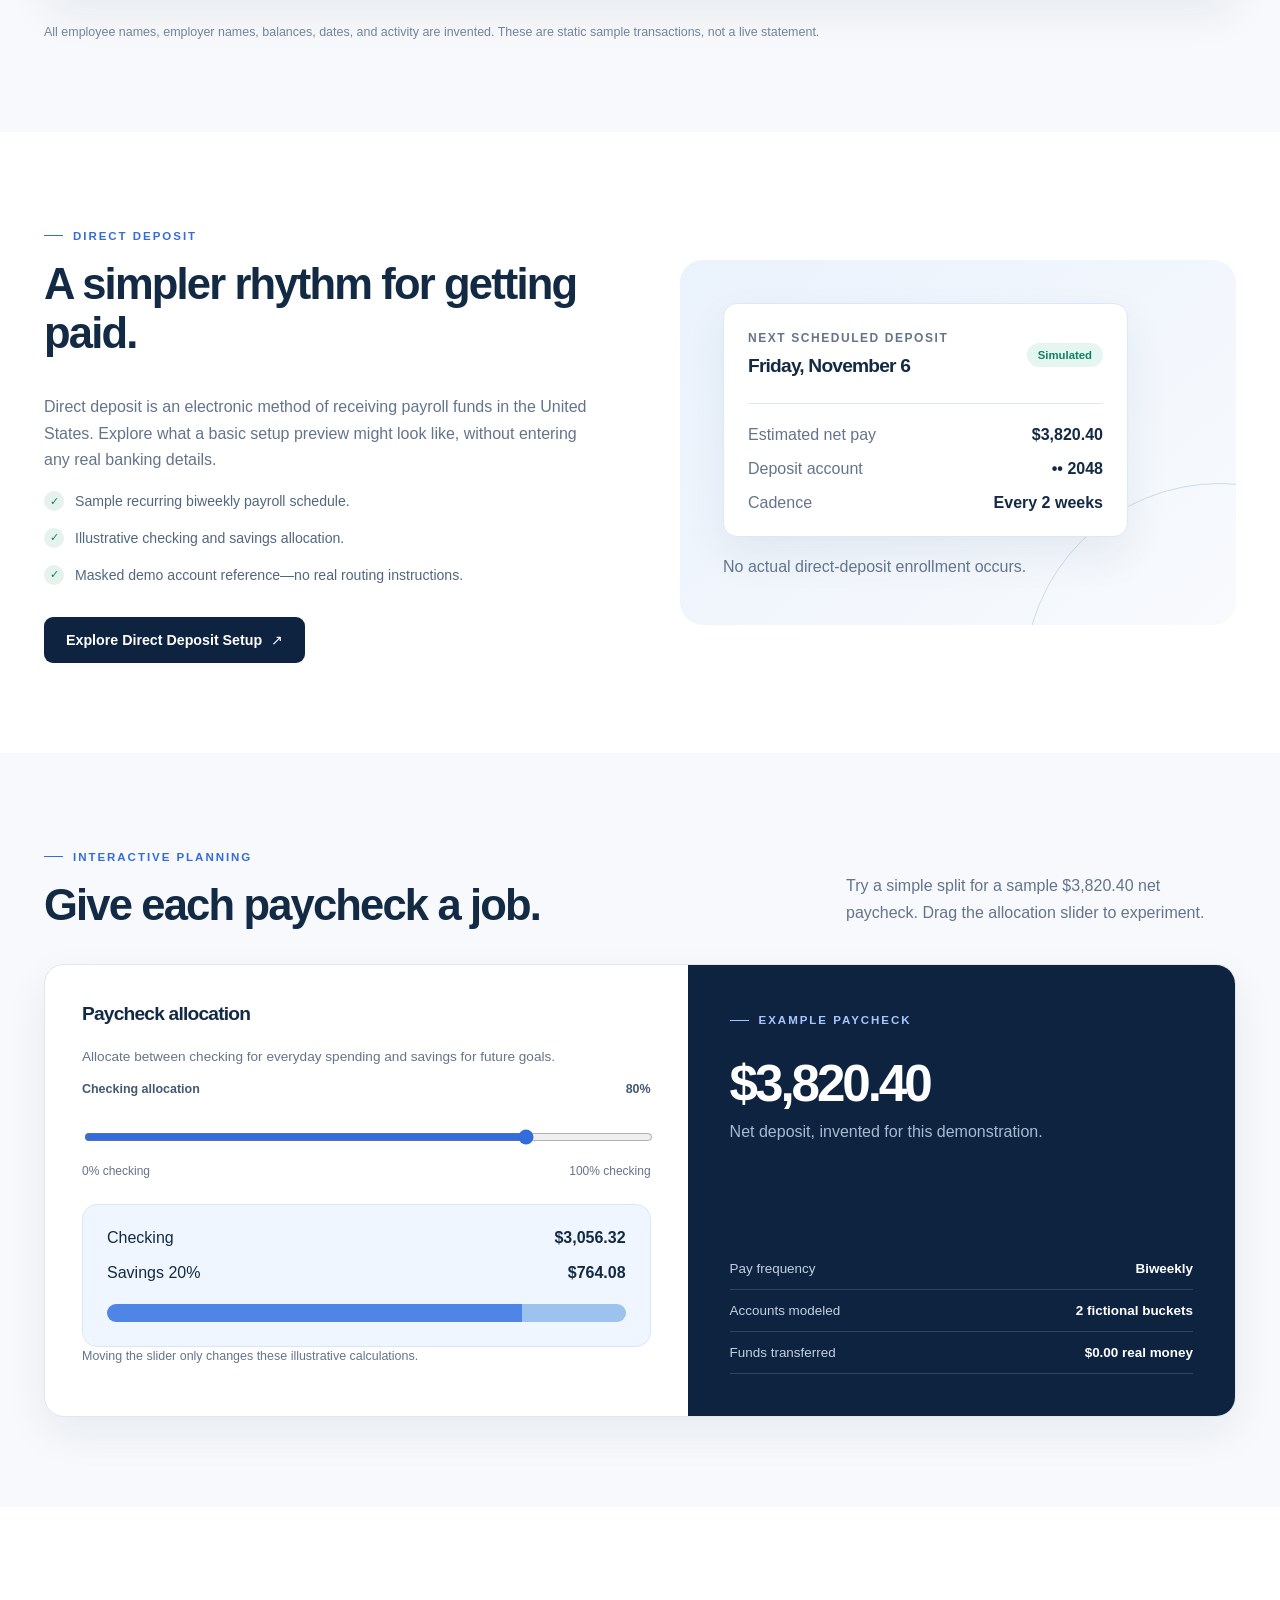
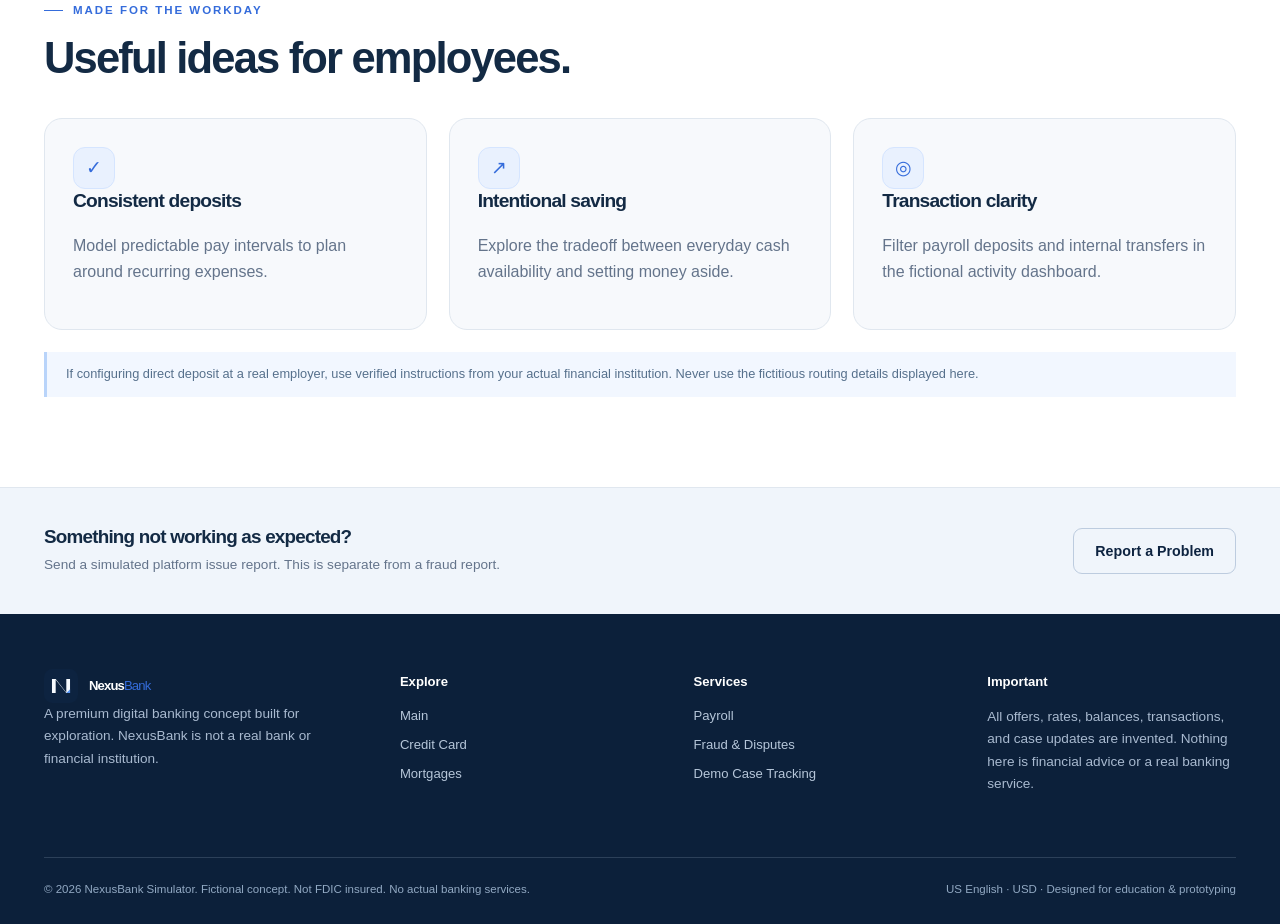
<file: payroll.html>
<!doctype html>
<html lang="en-US"><head><meta charset="utf-8"><meta name="viewport" content="width=device-width,initial-scale=1"><meta name="theme-color" content="#0d2340"><meta name="description" content="Explore fictional payroll banking, direct deposit and interactive paycheck allocation at NexusBank."><title>Payroll — NexusBank</title><link rel="icon" type="image/svg+xml" href="assets/images/nexus-mark.svg"><link rel="stylesheet" href="css/styles.css"><script src="js/main.js" defer></script></head>
<script async="" src="https://api.beta.glia.com/salemove_integration.js"></script>
<body data-page="payroll"><a class="sr-only" href="#main">Skip to content</a><div class="notice">Fictional banking simulator · No real accounts, deposits, or services</div>
<header class="site-header"><div class="container header-inner"><a href="index.html" class="brand" aria-label="NexusBank home"><img src="assets/images/nexus-mark.svg" alt=""><strong>Nexus<span>Bank</span></strong></a><nav class="main-nav" id="mainNav" aria-label="Main navigation"><a href="index.html">Main</a><a href="credit-card.html">Credit Card</a><a href="mortgages.html">Mortgages</a><a href="payroll.html" aria-current="page">Payroll</a><a href="fraud-disputes.html">Fraud &amp; Disputes</a></nav><div class="header-cta"><a class="btn btn-outline btn-sm" href="fraud-disputes.html">Safety Center <span aria-hidden="true">↗</span></a><button class="menu-toggle" id="menuToggle" type="button" aria-controls="mainNav" aria-expanded="false" aria-label="Open navigation">☰</button></div></div></header>
<main id="main"><section class="page-intro"><div class="container"><div><span class="eyebrow">NexusBank / Payroll</span><h1>Make payday feel more purposeful.</h1><p>Explore direct deposit, simple paycheck organization, and a realistic-looking—but completely invented—payroll account workspace.</p></div><aside class="intro-aside"><strong>Payroll, in preview.</strong>No employer connections, payment rails, or bank accounts are involved. Balances and deposits are sample data.</aside></div></section>
<section class="section alt" style="padding-top:55px"><div class="container"><div class="section-head"><div><span class="eyebrow">Your demo workspace</span><h2>A clearer view of payday.</h2></div><span class="pill">Illustrative account •• 2048</span></div><div class="dashboard"><div class="dash-heading"><div><h3>Payroll Checking</h3><span class="fineprint">Sample employee account · Acme Design Studio (fictional)</span></div><span class="pill success" id="depositStatus">Direct deposit active — demo</span></div><div class="dashboard-body"><div class="grid-2"><div class="account-banner"><small class="upper">Available demo balance</small><strong>$8,624.80</strong><span class="account-end">Payroll Checking · •• 2048 · Fictional USD</span></div><div class="grid-2" style="gap:12px"><div class="stat-tile"><span class="upper">Next sample payday</span><strong style="font-size:1.45rem">Nov 6</strong><small>2026 · Biweekly</small></div><div class="stat-tile"><span class="upper">Latest net pay</span><strong style="font-size:1.45rem">$3,820</strong><small>Oct 23 · Sample only</small></div><div class="stat-tile"><span class="upper">Deposits this month</span><strong style="font-size:1.45rem">$7,641</strong><small>Two fictional paychecks</small></div><div class="stat-tile"><span class="upper">Savings allocation</span><strong style="font-size:1.45rem">20%</strong><small>Demo planning split</small></div></div></div><div class="dash-heading" style="padding-left:0;padding-right:0;margin-top:18px"><h3>Recent payroll activity</h3><div class="filter-bar" role="tablist" aria-label="Payroll activity filter"><button class="tab-button active" type="button" role="tab" aria-selected="true" data-payroll-filter="all">All</button><button class="tab-button" type="button" role="tab" aria-selected="false" data-payroll-filter="deposits">Deposits</button><button class="tab-button" type="button" role="tab" aria-selected="false" data-payroll-filter="transfers">Transfers</button></div></div><div class="table-scroll"><table class="data-table" id="payrollTable"><thead><tr><th scope="col">Date</th><th scope="col">Description</th><th scope="col">Category</th><th scope="col">Amount</th></tr></thead><tbody><tr data-kind="deposits"><td class="date">Oct 23, 2026</td><td class="primary-data">ACME DESIGN PAYROLL<small>Direct deposit · fictional</small></td><td>Income</td><td class="amount" style="color:#0e8064">+$3,820.40</td></tr><tr data-kind="transfers"><td class="date">Oct 23, 2026</td><td class="primary-data">AUTOMATED SAVINGS<small>Demo transfer</small></td><td>Savings</td><td class="amount">−$764.08</td></tr><tr data-kind="deposits"><td class="date">Oct 9, 2026</td><td class="primary-data">ACME DESIGN PAYROLL<small>Direct deposit · fictional</small></td><td>Income</td><td class="amount" style="color:#0e8064">+$3,820.40</td></tr><tr data-kind="transfers"><td class="date">Oct 9, 2026</td><td class="primary-data">AUTOMATED SAVINGS<small>Demo transfer</small></td><td>Savings</td><td class="amount">−$764.08</td></tr><tr data-kind="transfers"><td class="date">Oct 2, 2026</td><td class="primary-data">RENT RESERVE<small>Scheduled demo transfer</small></td><td>Budgeting</td><td class="amount">−$1,200.00</td></tr></tbody></table></div></div></div><p class="legal-copy">All employee names, employer names, balances, dates, and activity are invented. These are static sample transactions, not a live statement.</p></div></section>
<section class="section"><div class="container split-feature"><div><span class="eyebrow">Direct Deposit</span><h2>A simpler rhythm for getting paid.</h2><p>Direct deposit is an electronic method of receiving payroll funds in the United States. Explore what a basic setup preview might look like, without entering any real banking details.</p><ul class="feature-list"><li>Sample recurring biweekly payroll schedule.</li><li>Illustrative checking and savings allocation.</li><li>Masked demo account reference—no real routing instructions.</li></ul><button class="btn btn-dark space-top" id="depositSetup" type="button">Explore Direct Deposit Setup <span aria-hidden="true">↗</span></button></div><div class="editorial-panel"><div class="activity-mock"><div style="display:flex;justify-content:space-between;align-items:center"><div><span class="upper muted">Next scheduled deposit</span><h3 style="margin:8px 0 2px">Friday, November 6</h3></div><span class="pill success">Simulated</span></div><hr style="border:0;border-top:1px solid var(--line);margin:22px 0"><div style="display:flex;justify-content:space-between;gap:12px"><span class="muted">Estimated net pay</span><strong>$3,820.40</strong></div><div style="display:flex;justify-content:space-between;gap:12px;margin-top:16px"><span class="muted">Deposit account</span><strong>•• 2048</strong></div><div style="display:flex;justify-content:space-between;gap:12px;margin-top:16px"><span class="muted">Cadence</span><strong>Every 2 weeks</strong></div></div><p class="fineprint" style="position:relative;z-index:1;margin:18px 0 0">No actual direct-deposit enrollment occurs.</p></div></div></section>
<section class="section alt"><div class="container"><div class="section-head"><div><span class="eyebrow">Interactive planning</span><h2>Give each paycheck a job.</h2></div><p>Try a simple split for a sample $3,820.40 net paycheck. Drag the allocation slider to experiment.</p></div><div class="calculator"><div class="calc-controls"><h3>Paycheck allocation</h3><p class="muted" style="font-size:.85rem">Allocate between checking for everyday spending and savings for future goals.</p><div class="field"><label for="allocationSlider">Checking allocation <strong id="checkingPct" style="float:right">80%</strong></label><div class="range-wrap"><input type="range" id="allocationSlider" min="0" max="100" step="5" value="80"><div class="range-ends"><span>0% checking</span><span>100% checking</span></div></div></div><div class="scenario-box"><div style="display:flex;justify-content:space-between;gap:14px"><span>Checking</span><strong id="checkingAllocated">$3,056.32</strong></div><div style="display:flex;justify-content:space-between;gap:14px;margin-top:17px"><span>Savings <span id="savingsPct">20%</span></span><strong id="savingsAllocated">$764.08</strong></div><div class="mini-chart" style="margin-top:22px;height:18px"><span id="allocationBar" class="chart-primary" style="width:80%"></span><span class="chart-secondary" style="flex:1"></span></div></div><p class="fineprint">Moving the slider only changes these illustrative calculations.</p></div><div class="calc-results"><div><span class="eyebrow light">Example paycheck</span><div class="calc-big">$3,820.40</div><p>Net deposit, invented for this demonstration.</p></div><div><div class="calc-line"><span>Pay frequency</span><strong>Biweekly</strong></div><div class="calc-line"><span>Accounts modeled</span><strong>2 fictional buckets</strong></div><div class="calc-line"><span>Funds transferred</span><strong>$0.00 real money</strong></div></div></div></div></div></section>
<section class="section"><div class="container"><div class="section-head"><div><span class="eyebrow">Made for the workday</span><h2>Useful ideas for employees.</h2></div></div><div class="grid-3"><article class="card soft"><div class="icon-badge" aria-hidden="true">✓</div><h3>Consistent deposits</h3><p class="muted">Model predictable pay intervals to plan around recurring expenses.</p></article><article class="card soft"><div class="icon-badge" aria-hidden="true">↗</div><h3>Intentional saving</h3><p class="muted">Explore the tradeoff between everyday cash availability and setting money aside.</p></article><article class="card soft"><div class="icon-badge" aria-hidden="true">◎</div><h3>Transaction clarity</h3><p class="muted">Filter payroll deposits and internal transfers in the fictional activity dashboard.</p></article></div><div class="rate-note">If configuring direct deposit at a real employer, use verified instructions from your actual financial institution. Never use the fictitious routing details displayed here.</div></div></section>
</main>
<section class="problem-strip" aria-label="Platform problem reporting"><div class="container problem-inner"><div><h3>Something not working as expected?</h3><p>Send a simulated platform issue report. This is separate from a fraud report.</p></div><button type="button" class="btn btn-outline" data-open-problem>Report a Problem</button></div></section>
<footer class="footer"><div class="container"><div class="footer-main"><div><a href="index.html" class="brand"><img src="assets/images/nexus-mark.svg" alt=""><strong>Nexus<span>Bank</span></strong></a><p>A premium digital banking concept built for exploration. NexusBank is not a real bank or financial institution.</p></div><div><h4>Explore</h4><ul><li><a href="index.html">Main</a></li><li><a href="credit-card.html">Credit Card</a></li><li><a href="mortgages.html">Mortgages</a></li></ul></div><div><h4>Services</h4><ul><li><a href="payroll.html">Payroll</a></li><li><a href="fraud-disputes.html">Fraud &amp; Disputes</a></li><li><a href="fraud-disputes.html#caseTracking">Demo Case Tracking</a></li></ul></div><div><h4>Important</h4><p>All offers, rates, balances, transactions, and case updates are invented. Nothing here is financial advice or a real banking service.</p></div></div><div class="footer-bottom"><span>© 2026 NexusBank Simulator. Fictional concept. Not FDIC insured. No actual banking services.</span><span>US English · USD · Designed for education &amp; prototyping</span></div></div></footer>
<dialog id="demoModal" class="modal" aria-labelledby="modalTitle"><div class="modal-head"><h2 id="modalTitle"></h2><button type="button" class="modal-close" aria-label="Close dialog" onclick="this.closest('dialog').close()">×</button></div><div class="modal-body" id="modalBody"></div></dialog>
</body></html>
</file>
<file: css/styles.css>
/* NexusBank — fictional banking experience. No third-party styles or fonts. */
:root{--navy:#0d2340;--navy-2:#152e50;--ink:#132a44;--muted:#64748b;--blue:#356cdb;--blue-2:#2c5dbb;--pale:#edf4ff;--bg:#f7f9fc;--line:#e0e7ef;--white:#fff;--green:#0e8064;--amber:#a66a17;--red:#ae3b48;--radius:18px;--shadow:0 16px 44px rgba(14,35,64,.065);--max:1192px;font-family:Inter,-apple-system,BlinkMacSystemFont,"Segoe UI",sans-serif;color:var(--ink);background:var(--white);font-synthesis:none}
*{box-sizing:border-box}html{scroll-behavior:smooth}body{margin:0;min-width:320px}button,input,select,textarea{font:inherit}button{cursor:pointer}a{color:inherit;text-decoration:none}a:hover{color:var(--blue)}img,svg{max-width:100%}button:focus-visible,a:focus-visible,input:focus-visible,select:focus-visible,textarea:focus-visible{outline:3px solid #8bb6ff;outline-offset:3px}p{line-height:1.65}h1,h2,h3,h4,p{margin-top:0}h1,h2,h3{letter-spacing:-.042em}h1{font-size:clamp(2.7rem,5vw,4.7rem);line-height:1.08;font-weight:630}h2{font-size:clamp(2rem,3.4vw,3.15rem);line-height:1.13;font-weight:620}h3{font-size:1.2rem;line-height:1.3;font-weight:640}small{font-size:.77rem}.container{width:min(calc(100% - 64px),var(--max));margin-inline:auto}.muted{color:var(--muted)}.eyebrow{display:inline-flex;align-items:center;gap:10px;text-transform:uppercase;letter-spacing:.17em;font-size:.72rem;font-weight:750;color:var(--blue);margin-bottom:18px}.eyebrow.light{color:#a9c5ff}.eyebrow:before{content:"";width:19px;height:1px;background:currentColor}.section{padding:90px 0}.section.alt{background:var(--bg)}.section-head{display:flex;justify-content:space-between;align-items:end;gap:30px;margin-bottom:34px}.section-head h2{max-width:650px;margin-bottom:0}.section-head p{max-width:390px;margin-bottom:4px;color:var(--muted)}.narrow{max-width:670px}.space-top{margin-top:30px}.fineprint{font-size:.78rem;line-height:1.55;color:var(--muted)}.upper{font-size:.75rem;text-transform:uppercase;letter-spacing:.13em;font-weight:750}.link-arrow{display:inline-flex;align-items:center;gap:11px;color:var(--blue);font-weight:650;font-size:.93rem}.link-arrow:after{content:"→";font-size:1.15rem;transition:transform .2s}.link-arrow:hover:after{transform:translateX(4px)}.btn{display:inline-flex;justify-content:center;align-items:center;gap:9px;padding:13px 21px;border:1px solid transparent;border-radius:9px;background:var(--blue);color:#fff;font-weight:640;font-size:.89rem;line-height:1.3;min-height:46px;transition:transform .2s,background .2s,box-shadow .2s}.btn:hover{color:#fff;background:var(--blue-2);transform:translateY(-1px);box-shadow:0 9px 22px rgba(30,89,186,.18)}.btn-dark{background:var(--navy)}.btn-dark:hover{background:#17395c}.btn-outline{background:transparent;color:var(--navy);border-color:#bdccdf}.btn-outline:hover{background:var(--pale);color:var(--navy);box-shadow:none}.btn-white{background:#fff;color:var(--navy)}.btn-white:hover{background:#eaf1ff;color:var(--navy)}.btn-quiet{background:#eef4ff;color:var(--blue)}.btn-quiet:hover{background:#ddeaff;color:var(--blue)}.btn-sm{min-height:36px;padding:8px 13px;font-size:.79rem}.btn[disabled]{opacity:.48;cursor:not-allowed;transform:none}.pill{display:inline-flex;gap:7px;align-items:center;border-radius:50px;padding:6px 11px;font-size:.71rem;font-weight:700;background:#e9f2ff;color:#2a5eab}.pill.success{background:#e5f5ef;color:var(--green)}.pill.warn{background:#fff1de;color:#9f641b}.pill.gray{background:#edf1f5;color:#52677b}.pill.danger{background:#feeaec;color:var(--red)}
/* Shared chrome */
.notice{background:#eaf1fa;color:#49627f;text-align:center;padding:8px 20px;font-size:.7rem;font-weight:650;letter-spacing:.065em;text-transform:uppercase}.site-header{position:relative;z-index:15;background:rgba(255,255,255,.98);border-bottom:1px solid var(--line)}.header-inner{display:flex;align-items:center;justify-content:space-between;min-height:83px;gap:28px}.brand{display:flex;align-items:center;gap:11px;font-size:1.42rem;font-weight:735;color:var(--navy);letter-spacing:-.067em;white-space:nowrap}.brand:hover{color:var(--navy)}.brand img{width:34px;height:34px}.brand span{font-weight:350;color:var(--blue)}.main-nav{display:flex;align-items:center;gap:32px}.main-nav a{font-size:.84rem;color:#5d6b7b;font-weight:590;white-space:nowrap;position:relative;padding:31px 0}.main-nav a:hover,.main-nav a[aria-current=page]{color:var(--navy)}.main-nav a[aria-current=page]:after{content:"";position:absolute;height:2px;background:var(--blue);bottom:-1px;left:0;right:0}.header-cta{display:flex;align-items:center;gap:10px}.menu-toggle{display:none;align-items:center;justify-content:center;background:none;border:1px solid var(--line);border-radius:9px;width:43px;height:43px;font-size:1.25rem;color:var(--navy)}.footer{background:#0c203a;color:#dbe5f2;padding:55px 0 25px}.footer .brand{color:#fff}.footer-main{display:grid;grid-template-columns:1.25fr 1fr 1fr 1fr;gap:45px;padding-bottom:48px}.footer p{color:#a9bad0;font-size:.85rem;max-width:320px}.footer h4{font-size:.82rem;font-weight:700;color:#fff;margin:5px 0 17px}.footer ul{padding:0;list-style:none;margin:0;display:grid;gap:11px}.footer a{font-size:.82rem;color:#b6c6d9}.footer a:hover{color:white}.footer-bottom{display:flex;justify-content:space-between;gap:30px;border-top:1px solid #2c4059;padding-top:22px;color:#92a9c3;font-size:.72rem;line-height:1.6}.problem-strip{padding:37px 0;background:#f0f5fb;border-top:1px solid var(--line)}.problem-inner{display:flex;justify-content:space-between;align-items:center;gap:20px}.problem-inner h3{font-size:1.18rem;margin-bottom:5px}.problem-inner p{font-size:.85rem;color:var(--muted);margin:0}
.sr-only:focus{clip:auto;clip-path:none;width:auto;height:auto;z-index:100;top:12px;left:12px;padding:11px 16px;background:#fff;border:2px solid var(--blue);border-radius:8px}
/* Base cards and hero */
.grid-2{display:grid;grid-template-columns:repeat(2,minmax(0,1fr));gap:22px}.grid-3{display:grid;grid-template-columns:repeat(3,minmax(0,1fr));gap:22px}.grid-4{display:grid;grid-template-columns:repeat(4,minmax(0,1fr));gap:17px}.card{background:#fff;border:1px solid var(--line);border-radius:var(--radius);padding:28px;box-shadow:var(--shadow)}.card.soft{background:var(--bg);box-shadow:none}.card.feature{padding:31px;display:flex;flex-direction:column;min-height:274px}.card.feature p{font-size:.91rem;color:var(--muted);max-width:340px;flex:1}.card.feature .icon-badge{margin-bottom:27px}.icon-badge{width:42px;height:42px;background:#e9f1fe;border:1px solid #d5e5ff;border-radius:12px;display:inline-flex;align-items:center;justify-content:center;font-size:1.2rem;color:var(--blue)}.icon-badge svg{width:22px;height:22px;stroke:currentColor;fill:none;stroke-width:1.7;stroke-linecap:round;stroke-linejoin:round}.dark-hero{position:relative;overflow:hidden;border-radius:24px;background:radial-gradient(circle at 77% 42%,#254e85 0%,transparent 33%),linear-gradient(120deg,#0c203c 15%,#142f51 100%);color:white}.dark-hero:before{content:"";position:absolute;width:710px;height:710px;border:1px solid rgba(190,215,255,.08);border-radius:50%;top:-310px;right:-60px;box-shadow:0 0 0 120px rgba(255,255,255,.025),0 0 0 245px rgba(255,255,255,.018);pointer-events:none}.dark-hero h1{max-width:650px}.dark-hero p{color:#b8c8dc}.hero-wrap{padding-top:30px}.hero-main{min-height:550px;display:grid;grid-template-columns:1.04fr .96fr;align-items:center;gap:30px;padding:78px 72px}.hero-main .hero-copy{z-index:1}.hero-main .hero-copy p{font-size:1.02rem;max-width:480px;margin-bottom:30px}.hero-actions{display:flex;gap:12px;flex-wrap:wrap}.hero-proof{display:flex;gap:30px;margin-top:44px;color:#b8c9de;font-size:.77rem;letter-spacing:.01em}.hero-proof span{display:flex;align-items:center;gap:8px}.hero-proof b{font-size:1.04rem;color:#fff;font-weight:500}.hero-art{position:relative;min-height:390px;z-index:1}.bank-card{position:absolute;top:40px;right:20px;width:min(100%,370px);height:237px;background:linear-gradient(135deg,#fbfdff,#dae8fa 68%,#d5e6fb);border-radius:19px;color:var(--navy);padding:27px;box-shadow:0 30px 48px rgba(1,13,34,.3);transform:rotate(-7deg);overflow:hidden}.bank-card:after{content:"";position:absolute;border:1px solid rgba(25,71,135,.1);border-radius:50%;height:340px;width:340px;right:-150px;top:30px;box-shadow:0 0 0 48px rgba(49,96,160,.04),0 0 0 100px rgba(49,96,160,.025)}.bank-card .card-top{display:flex;justify-content:space-between;align-items:center;font-size:.86rem;font-weight:700}.bank-card .card-logo{letter-spacing:-.08em;font-size:1.1rem}.bank-card .card-mid{margin-top:46px;font-size:1.5rem;letter-spacing:.22em;font-family:Georgia,serif}.bank-card .card-bottom{display:flex;justify-content:space-between;align-items:end;margin-top:15px;font-size:.69rem;text-transform:uppercase;letter-spacing:.12em}.floating-balance{position:absolute;z-index:3;bottom:6px;left:8px;width:229px;padding:22px;background:#fff;color:var(--navy);border-radius:15px;box-shadow:0 22px 43px rgba(3,18,40,.25);transform:rotate(3deg)}.floating-balance .balance-value{font-size:1.65rem;font-weight:650;letter-spacing:-.05em;margin:7px 0}.mini-bars{display:flex;align-items:end;height:37px;gap:6px;margin-top:9px}.mini-bars i{display:block;width:13%;border-radius:4px 4px 0 0;background:#c9dafa}.mini-bars i:nth-child(1){height:38%}.mini-bars i:nth-child(2){height:55%}.mini-bars i:nth-child(3){height:47%}.mini-bars i:nth-child(4){height:75%}.mini-bars i:nth-child(5){height:59%}.mini-bars i:nth-child(6){height:92%;background:var(--blue)}.metric-row{display:grid;grid-template-columns:repeat(3,1fr);border-bottom:1px solid var(--line);padding:32px 0 38px;gap:20px}.metric-row>div:not(:first-child){border-left:1px solid var(--line);padding-left:36px}.metric-row strong{display:block;font-size:1.45rem;letter-spacing:-.035em;font-weight:650}.metric-row span{font-size:.82rem;color:var(--muted)}.split-feature{display:grid;grid-template-columns:1fr 1fr;gap:80px;align-items:center}.split-feature p{color:var(--muted);font-size:1rem}.editorial-panel{border-radius:23px;background:linear-gradient(140deg,#eaf2fc,#f8fafd);padding:43px;min-height:365px;position:relative;overflow:hidden}.editorial-panel:after{content:"";position:absolute;border:1px solid #cbdbef;border-radius:50%;width:390px;height:390px;right:-180px;bottom:-250px}.activity-mock{background:white;border:1px solid #dde8f3;border-radius:14px;padding:24px;box-shadow:0 18px 42px rgba(31,63,93,.075);max-width:405px;position:relative;z-index:1}.activity-mock .row-data{display:flex;align-items:center;justify-content:space-between;padding:14px 0;border-top:1px solid #ecf0f5;font-size:.88rem}.activity-mock .row-data b{font-weight:650}.activity-mock .row-data small{color:var(--muted);display:block}.dot{width:32px;height:32px;border-radius:50%;background:#eef4fb;display:inline-flex;justify-content:center;align-items:center;margin-right:10px}.display-row{display:flex;align-items:center}.cta-band{display:flex;align-items:center;justify-content:space-between;gap:40px;padding:42px 45px;background:var(--navy);border-radius:19px;color:white}.cta-band p{color:#b8c8dc;margin-bottom:0}.cta-band h2{font-size:2rem;margin-bottom:10px}
/* Interior pages */
.page-intro{padding:78px 0 64px}.page-intro .container{display:flex;justify-content:space-between;align-items:end;gap:40px}.page-intro h1{margin-bottom:18px;max-width:760px}.page-intro p{color:var(--muted);max-width:690px;font-size:1.04rem;margin:0}.page-intro .intro-aside{min-width:220px;max-width:250px;border-left:2px solid #bdd2f3;padding-left:20px;font-size:.83rem;color:var(--muted);line-height:1.65}.page-intro .intro-aside strong{display:block;color:var(--ink);font-size:.94rem;margin-bottom:7px}.product-card{position:relative;padding:32px;display:flex;flex-direction:column;min-height:390px}.product-card h3{font-size:1.38rem;margin:18px 0 11px}.product-card p{color:var(--muted);font-size:.87rem}.product-card .card-graphic{width:190px;height:113px;border-radius:10px;padding:15px;color:#fff;background:linear-gradient(125deg,#0b2546,#2f6089);box-shadow:0 14px 20px rgba(21,47,77,.15);position:relative;overflow:hidden}.product-card .card-graphic:after{content:"";position:absolute;border:1px solid rgba(255,255,255,.18);width:180px;height:180px;border-radius:50%;right:-91px;top:-71px;box-shadow:0 0 0 33px rgba(255,255,255,.045)}.product-card .card-graphic.silver{background:linear-gradient(125deg,#5c7188,#b5c8d9)}.product-card .card-graphic.blue{background:linear-gradient(125deg,#1e57a2,#69a0e5)}.card-graphic b{font-size:.8rem;letter-spacing:-.04em}.card-graphic span{display:block;margin-top:44px;font-size:.66rem;letter-spacing:.21em}.product-card .rate-line{border-top:1px solid var(--line);padding-top:16px;margin-top:auto;display:flex;justify-content:space-between;align-items:end;gap:12px;font-size:.8rem;color:var(--muted)}.product-card .rate-line strong{display:block;font-size:1.34rem;color:var(--navy);margin-top:3px}.product-card .select-card{margin-top:20px}.product-card.selected{border-color:#6694e4;box-shadow:0 0 0 2px rgba(53,108,219,.13),var(--shadow)}.product-card .choose-indicator{position:absolute;top:25px;right:25px;width:23px;height:23px;border:1px solid #b8c7da;border-radius:50%}.product-card.selected .choose-indicator{background:var(--blue);border-color:var(--blue)}.product-card.selected .choose-indicator:after{content:"✓";color:white;position:absolute;inset:1px 0;text-align:center;font-size:.85rem}.compare-box{padding:32px;border-radius:17px;border:1px solid #cbdcf6;background:#f2f7ff}.compare-head{display:flex;justify-content:space-between;align-items:center;gap:20px}.comparison{width:100%;border-collapse:collapse;margin-top:23px;font-size:.85rem}.comparison th,.comparison td{text-align:left;padding:14px 12px;border-top:1px solid #dce6f4}.comparison th{color:#586d87;font-weight:600;width:33%}.comparison td{font-weight:600}.tab-buttons{display:flex;gap:8px;flex-wrap:wrap}.tab-button{background:white;border:1px solid var(--line);color:var(--muted);padding:9px 15px;border-radius:50px;font-size:.82rem;font-weight:650}.tab-button.active,.tab-button[aria-selected=true]{background:var(--navy);color:#fff;border-color:var(--navy)}.calculator{display:grid;grid-template-columns:1.08fr .92fr;gap:0;border:1px solid var(--line);border-radius:20px;overflow:hidden;box-shadow:var(--shadow);background:#fff}.calc-controls{padding:37px}.calc-results{background:var(--navy);color:#fff;padding:42px;display:flex;flex-direction:column;justify-content:space-between}.calc-results p{color:#a9bbd0}.calc-big{font-size:clamp(2.6rem,4vw,4rem);font-weight:650;letter-spacing:-.06em;line-height:1.1;margin:12px 0 6px}.calc-line{display:flex;justify-content:space-between;gap:18px;padding:13px 0;border-bottom:1px solid #30465f;font-size:.84rem;color:#c3d1e2}.calc-line strong{font-weight:600;color:#fff}.form-grid{display:grid;grid-template-columns:1fr 1fr;gap:18px}.field{display:flex;flex-direction:column;gap:8px;margin-bottom:18px}.field label,.field-label{font-size:.78rem;font-weight:700;color:#425873}.field input,.field select,.field textarea,.field .read-field{width:100%;border:1px solid #d5deeb;border-radius:9px;background:#fff;color:var(--ink);padding:12px 13px;min-height:46px;font-size:.9rem}.field textarea{resize:vertical;min-height:108px}.field .read-field{background:#f5f8fc;color:#56708c}.field input:focus,.field select:focus,.field textarea:focus{border-color:#7198db;outline:3px solid #e4eeff}.field .help{color:var(--muted);font-size:.72rem}.range-wrap{padding:8px 0}.range-wrap input{width:100%;accent-color:var(--blue)}.range-ends{display:flex;justify-content:space-between;color:var(--muted);font-size:.75rem}.stat-tile{padding:24px;border:1px solid var(--line);border-radius:15px;background:#fff}.stat-tile .upper{color:var(--muted);font-size:.69rem}.stat-tile strong{display:block;font-size:1.8rem;letter-spacing:-.055em;margin:7px 0}.stat-tile small{color:var(--muted)}.feature-list{list-style:none;padding:0;margin:18px 0 0;display:grid;gap:15px}.feature-list li{display:flex;gap:11px;align-items:start;color:#51677e;font-size:.88rem;line-height:1.55}.feature-list li:before{content:"✓";display:inline-flex;justify-content:center;align-items:center;width:20px;min-width:20px;height:20px;background:#e6f3ed;color:var(--green);border-radius:50%;font-size:.7rem;font-weight:800}.rate-note{margin-top:22px;border-left:3px solid #b9d4fa;padding:12px 19px;background:#f2f7ff;color:#56708c;font-size:.8rem;line-height:1.6}.mini-chart{height:13px;border-radius:50px;display:flex;overflow:hidden;background:#eaf0f7}.mini-chart>span{display:block;height:100%;transition:width .25s}.mini-chart .chart-primary{background:#4e85e6}.mini-chart .chart-secondary{background:#9cc2ee}.mini-chart .chart-third{background:#c6d9f3}.legend{display:flex;flex-wrap:wrap;gap:17px;margin-top:16px;color:var(--muted);font-size:.73rem}.legend span:before{content:"";display:inline-block;width:8px;height:8px;border-radius:2px;background:#4e85e6;margin-right:7px}.legend span:nth-child(2):before{background:#9cc2ee}.legend span:nth-child(3):before{background:#c6d9f3}
/* Payroll, transactions, and fraud workspace */
.dashboard{border:1px solid var(--line);border-radius:20px;overflow:hidden;background:#fff;box-shadow:var(--shadow)}.dash-heading{display:flex;justify-content:space-between;align-items:center;padding:26px 30px;border-bottom:1px solid var(--line);gap:16px;flex-wrap:wrap}.dash-heading h3{margin:0}.dashboard-body{padding:30px}.account-banner{background:linear-gradient(125deg,#0e2745,#1d4774);color:white;padding:29px;border-radius:14px;position:relative;overflow:hidden}.account-banner:after{content:"";position:absolute;width:290px;height:290px;border:1px solid #3b618b;border-radius:50%;right:-120px;top:-160px;box-shadow:0 0 0 60px rgba(255,255,255,.018)}.account-banner small{color:#a5c2e5}.account-banner strong{display:block;position:relative;z-index:1;font-size:2.5rem;letter-spacing:-.055em;margin:5px 0}.account-banner .account-end{position:relative;z-index:1;font-size:.75rem;color:#c6d6e9}.table-scroll{overflow-x:auto}.data-table{width:100%;border-collapse:collapse;min-width:600px;text-align:left;font-size:.83rem}.data-table th{padding:15px 12px;text-transform:uppercase;letter-spacing:.1em;font-size:.67rem;color:#70839b;font-weight:750;border-bottom:1px solid var(--line)}.data-table td{padding:17px 12px;border-bottom:1px solid #edf1f5;vertical-align:middle}.data-table tbody tr:last-child td{border-bottom:0}.data-table .amount{font-weight:700;color:var(--navy);white-space:nowrap}.data-table .date{color:var(--muted)}.data-table .primary-data{font-weight:650}.data-table small{display:block;color:var(--muted);margin-top:5px}.data-table tr:hover td{background:#fbfdff}.filter-bar{display:flex;gap:8px;flex-wrap:wrap}.scenario-box{border-radius:15px;background:#f0f6ff;border:1px solid #d9e6fa;padding:24px}.scenario-box p{font-size:.84rem;color:#5d718b;margin-bottom:0}.alert-banner{padding:16px 19px;border:1px solid #bed9fa;background:#eef5ff;color:#31567c;border-radius:12px;display:flex;gap:12px;font-size:.83rem;line-height:1.55}.alert-banner.warning{background:#fff8ed;border-color:#f2dfb7;color:#836024}.alert-banner strong{display:block;margin-bottom:3px}.fraud-hero{padding:55px 59px;display:grid;grid-template-columns:1.2fr .8fr;gap:30px;min-height:345px;align-items:center}.fraud-hero h1{font-size:clamp(2.6rem,4vw,4rem)}.fraud-hero p{max-width:585px}.fraud-hero .hero-copy{position:relative;z-index:1}.shield-art{width:180px;height:205px;border:2px solid rgba(183,213,254,.32);border-radius:65px 65px 100px 100px;display:flex;justify-content:center;align-items:center;transform:rotate(10deg);margin:auto;box-shadow:0 0 0 28px rgba(177,212,255,.06),0 0 0 58px rgba(177,212,255,.035);background:rgba(120,167,219,.1)}.shield-art svg{width:85px;height:85px;stroke:#d5e5ff;fill:none;stroke-width:1.4}.action-card{padding:28px}.action-card h3{margin:15px 0 8px}.action-card p{color:var(--muted);font-size:.86rem;min-height:63px}.action-card .btn{margin-top:9px}.security-grid{display:grid;grid-template-columns:repeat(4,1fr);gap:15px}.security-tile{background:#fff;border:1px solid var(--line);border-radius:15px;padding:24px;text-align:left;transition:border-color .2s,transform .2s}.security-tile:hover{transform:translateY(-2px);border-color:#9dbdec}.security-tile .icon-badge{margin-bottom:15px}.security-tile strong{display:block;font-size:.97rem;margin-bottom:7px}.security-tile span:last-child{font-size:.79rem;color:var(--muted);line-height:1.5;display:block}.case-list{display:grid;grid-template-columns:330px 1fr;gap:19px;align-items:stretch}.case-items{display:grid;gap:9px;align-content:start}.case-item{width:100%;text-align:left;padding:19px;border-radius:12px;background:#fff;border:1px solid var(--line);color:var(--ink)}.case-item[aria-pressed=true]{border-color:#78a0e7;background:#f0f6ff}.case-item .case-top{display:flex;justify-content:space-between;align-items:center;gap:10px;margin-bottom:11px}.case-item b{font-size:.87rem}.case-item .case-meta{color:var(--muted);font-size:.76rem}.case-detail{min-height:332px;padding:29px;background:#fff;border:1px solid var(--line);border-radius:16px}.timeline{list-style:none;margin:25px 0;padding:0 0 0 7px}.timeline li{position:relative;padding:0 0 23px 27px;border-left:1px solid #d6e2ef;color:#536a84;font-size:.83rem}.timeline li:last-child{padding-bottom:0;border-left-color:transparent}.timeline li:before{content:"";width:9px;height:9px;position:absolute;top:3px;left:-5px;background:#fff;border:2px solid #71a0e6;border-radius:50%}.timeline li:first-child:before{background:var(--blue)}.timeline strong{display:block;color:var(--ink);font-size:.86rem;margin-bottom:3px}.timeline time{display:block;font-size:.71rem;color:#8a9bad;margin-top:5px}.empty-state{text-align:center;padding:40px 20px;color:var(--muted)}.empty-state strong{display:block;color:var(--ink);margin-bottom:8px}.case-detail .detail-header{display:flex;justify-content:space-between;gap:15px;align-items:start}.case-detail h3{margin:3px 0 8px}.case-detail .case-ref{color:var(--muted);font-size:.76rem}.case-detail .btn{margin-top:7px}.fraud-note{font-size:.76rem;color:#6e8197;margin-top:11px}
/* Accessible dialogs, toast, accordions */
.modal{border:0;border-radius:19px;padding:0;width:min(92vw,590px);max-height:88vh;overflow:auto;box-shadow:0 30px 90px rgba(7,24,50,.28);color:var(--ink)}.modal::backdrop{background:rgba(8,25,48,.62);backdrop-filter:blur(4px)}.modal-head{display:flex;align-items:start;justify-content:space-between;gap:20px;padding:29px 32px 20px;border-bottom:1px solid var(--line)}.modal-head h2{font-size:1.65rem;margin:0}.modal-body{padding:24px 32px 32px}.modal-close{width:32px;height:32px;border:1px solid var(--line);background:white;border-radius:50%;color:var(--muted);font-size:1.25rem;line-height:1}.modal-actions{display:flex;align-items:center;justify-content:flex-end;gap:10px;margin-top:20px}.modal .field{margin-bottom:17px}.confirmation{text-align:center;padding:15px 10px}.confirmation .check-circle{margin:0 auto 18px;width:58px;height:58px;border-radius:50%;background:#e4f4ed;color:var(--green);display:grid;place-items:center;font-size:1.6rem}.confirmation h3{font-size:1.5rem}.confirmation p{color:var(--muted)}.toast{position:fixed;z-index:40;bottom:24px;right:24px;max-width:min(390px,calc(100% - 34px));background:var(--navy);color:#fff;padding:15px 20px;border-radius:12px;box-shadow:0 18px 48px rgba(7,25,51,.22);font-size:.84rem;line-height:1.5}.toast[hidden]{display:none}.faq{border-top:1px solid var(--line)}.faq details{border-bottom:1px solid var(--line);padding:21px 0}.faq summary{list-style:none;cursor:pointer;display:flex;align-items:center;justify-content:space-between;font-weight:650;gap:20px}.faq summary::-webkit-details-marker{display:none}.faq summary:after{content:"+";font-size:1.3rem;color:var(--blue)}.faq details[open] summary:after{content:"−"}.faq details p{font-size:.87rem;color:var(--muted);max-width:790px;margin:13px 0 2px}.legal-copy{font-size:.78rem;color:#73849a;max-width:920px;margin:24px 0 0}.sr-only{position:absolute;width:1px;height:1px;overflow:hidden;clip:rect(0,0,0,0);white-space:nowrap;clip-path:inset(50%)}
@media (max-width:1080px){.main-nav{gap:17px}.main-nav a{font-size:.78rem}.header-cta .btn{display:none}.hero-main{padding:65px 45px}.security-grid{grid-template-columns:repeat(2,1fr)}.footer-main{grid-template-columns:1.4fr 1fr 1fr;gap:30px}.footer-main>div:last-child{grid-column:2 / 4}.split-feature{gap:35px}}
@media (max-width:800px){.container{width:min(calc(100% - 38px),var(--max))}.menu-toggle{display:inline-flex}.header-inner{min-height:70px}.main-nav{display:none;position:absolute;top:100%;left:0;right:0;background:#fff;padding:10px 20px 21px;border-bottom:1px solid var(--line);box-shadow:0 18px 25px rgba(8,31,53,.09);flex-direction:column;align-items:stretch;gap:0}.main-nav.open{display:flex}.main-nav a{padding:14px 6px;font-size:.94rem}.main-nav a[aria-current=page]:after{left:6px;right:auto;width:34px}.section{padding:66px 0}.section-head,.page-intro .container{align-items:start;flex-direction:column;gap:16px}.page-intro{padding:58px 0 48px}.page-intro .intro-aside{max-width:550px}.hero-main{grid-template-columns:1fr;padding:55px 38px 40px}.hero-art{height:315px;min-height:315px;max-width:465px;width:100%;margin:auto}.bank-card{top:21px;right:16px}.floating-balance{left:0;bottom:0}.hero-proof{margin-top:25px}.grid-3{grid-template-columns:repeat(2,minmax(0,1fr))}.grid-4{grid-template-columns:repeat(2,minmax(0,1fr))}.split-feature,.calculator,.fraud-hero{grid-template-columns:1fr}.fraud-hero{padding:49px 40px}.shield-art{display:none}.case-list{grid-template-columns:1fr}.case-items{grid-template-columns:repeat(2,1fr)}.footer-main{grid-template-columns:repeat(2,1fr)}.footer-main>div:last-child{grid-column:auto}.cta-band{align-items:start;flex-direction:column}.metric-row>div:not(:first-child){padding-left:22px}.calc-results{min-height:360px}}
@media (max-width:560px){.notice{font-size:.6rem;letter-spacing:.04em}.container{width:calc(100% - 32px)}h1{font-size:2.63rem}.hero-wrap{padding-top:16px}.hero-main{padding:46px 24px 28px;min-height:auto}.hero-main h1{font-size:2.62rem}.hero-main .hero-copy p{font-size:.94rem}.hero-actions .btn{width:100%}.hero-art{min-height:260px;height:260px}.bank-card{width:270px;height:176px;padding:19px;right:2px;top:22px}.bank-card .card-mid{margin-top:25px;font-size:1.1rem}.bank-card .card-bottom{margin-top:11px;font-size:.59rem}.floating-balance{width:183px;padding:15px;bottom:0}.floating-balance .balance-value{font-size:1.3rem}.mini-bars{height:24px}.hero-proof{gap:13px;flex-wrap:wrap}.section{padding:55px 0}.grid-2,.grid-3,.grid-4,.security-grid,.case-items{grid-template-columns:1fr}.section-head{margin-bottom:24px}.metric-row{grid-template-columns:1fr;padding:27px 0}.metric-row>div:not(:first-child){border-left:0;border-top:1px solid var(--line);padding:16px 0 0}.card{padding:24px}.product-card{min-height:350px}.editorial-panel{padding:24px;min-height:auto}.page-intro{padding:46px 0 36px}.page-intro .intro-aside{min-width:0}.calculator .calc-controls,.calculator .calc-results{padding:24px}.form-grid{grid-template-columns:1fr;gap:0}.footer-main{grid-template-columns:1fr 1fr;gap:30px}.footer-main>div:first-child{grid-column:1 / -1}.footer-bottom,.problem-inner{flex-direction:column;align-items:flex-start}.cta-band{padding:28px}.cta-band h2{font-size:1.65rem}.fraud-hero{padding:39px 25px}.fraud-hero h1{font-size:2.45rem}.dash-heading,.dashboard-body{padding:22px}.case-detail{padding:22px}.modal-head{padding:24px 23px 19px}.modal-body{padding:23px}.modal-actions{flex-wrap:wrap}.modal-actions .btn{flex:1}.compare-box{padding:22px}.comparison th,.comparison td{padding:12px 7px;font-size:.78rem}}
@media (prefers-reduced-motion:reduce){html{scroll-behavior:auto}*,*:before,*:after{animation-duration:.01ms!important;transition-duration:.01ms!important;scroll-behavior:auto!important}}
</file>
